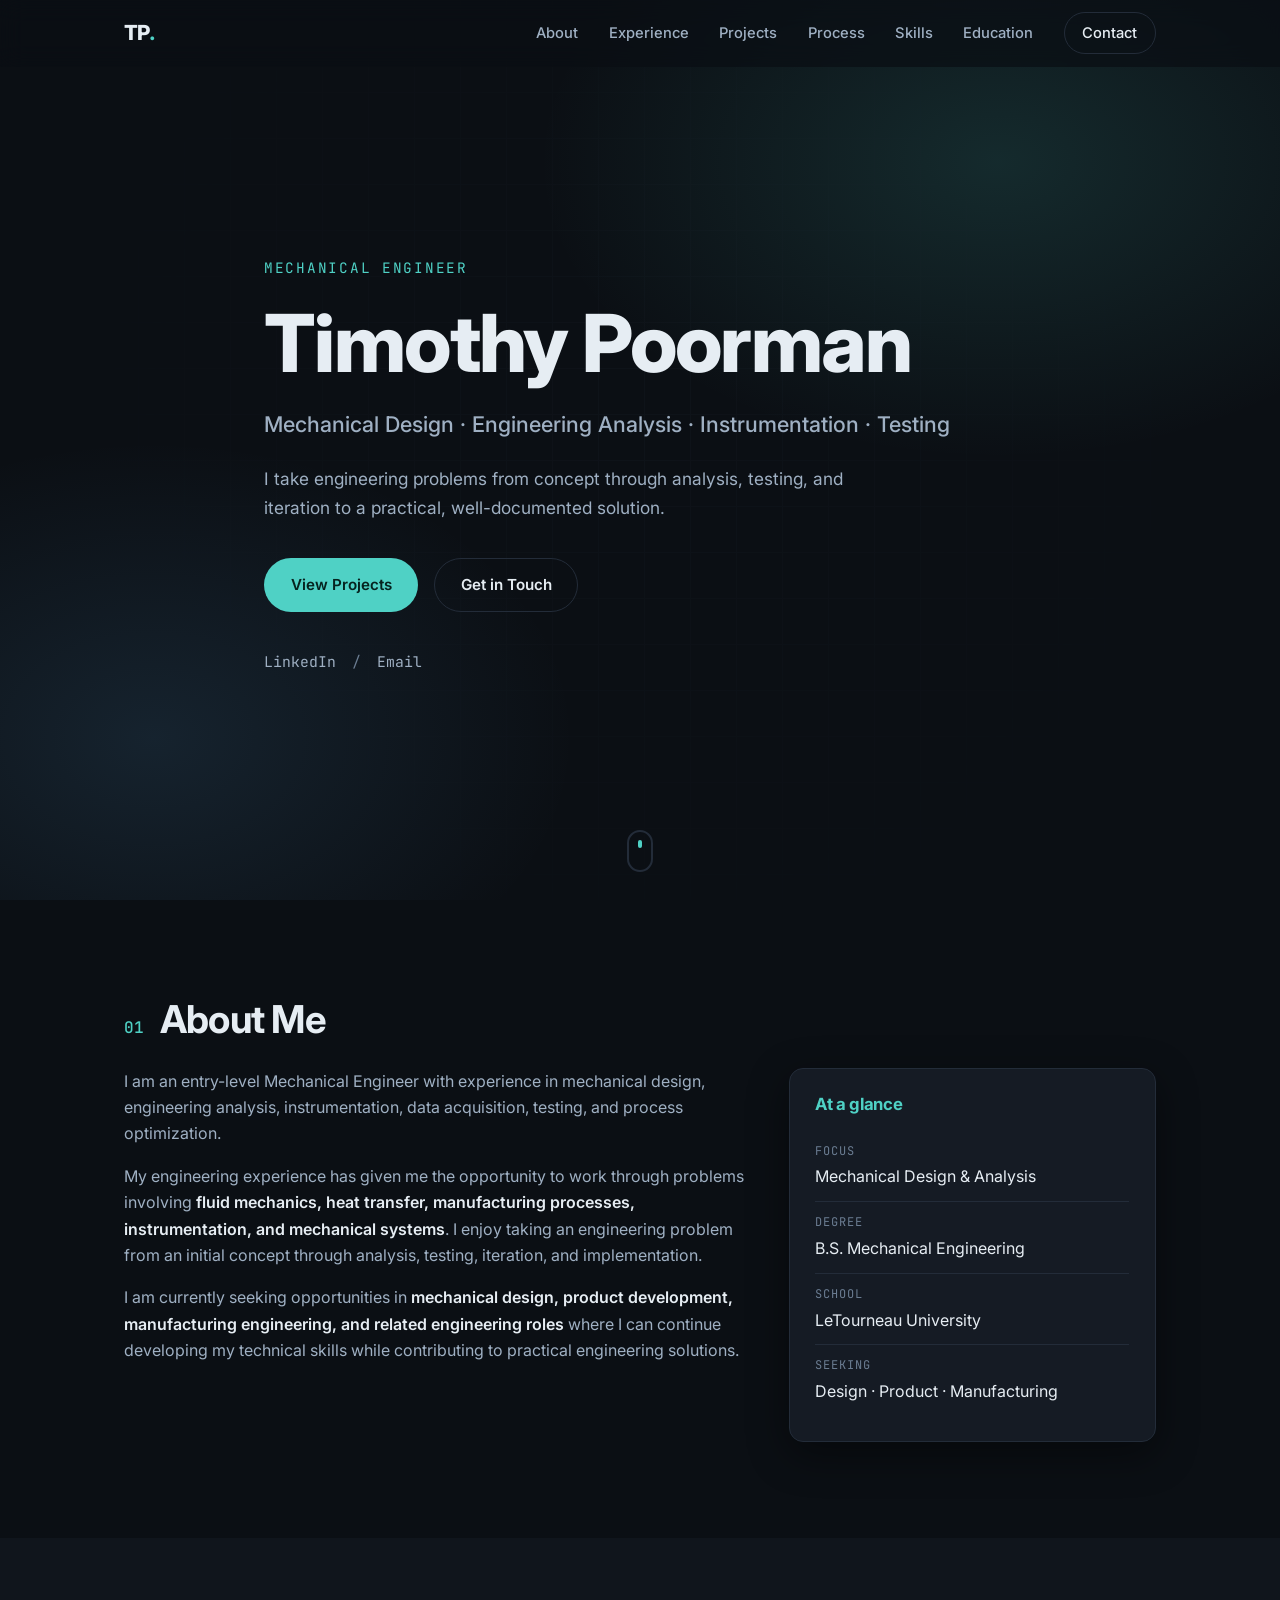
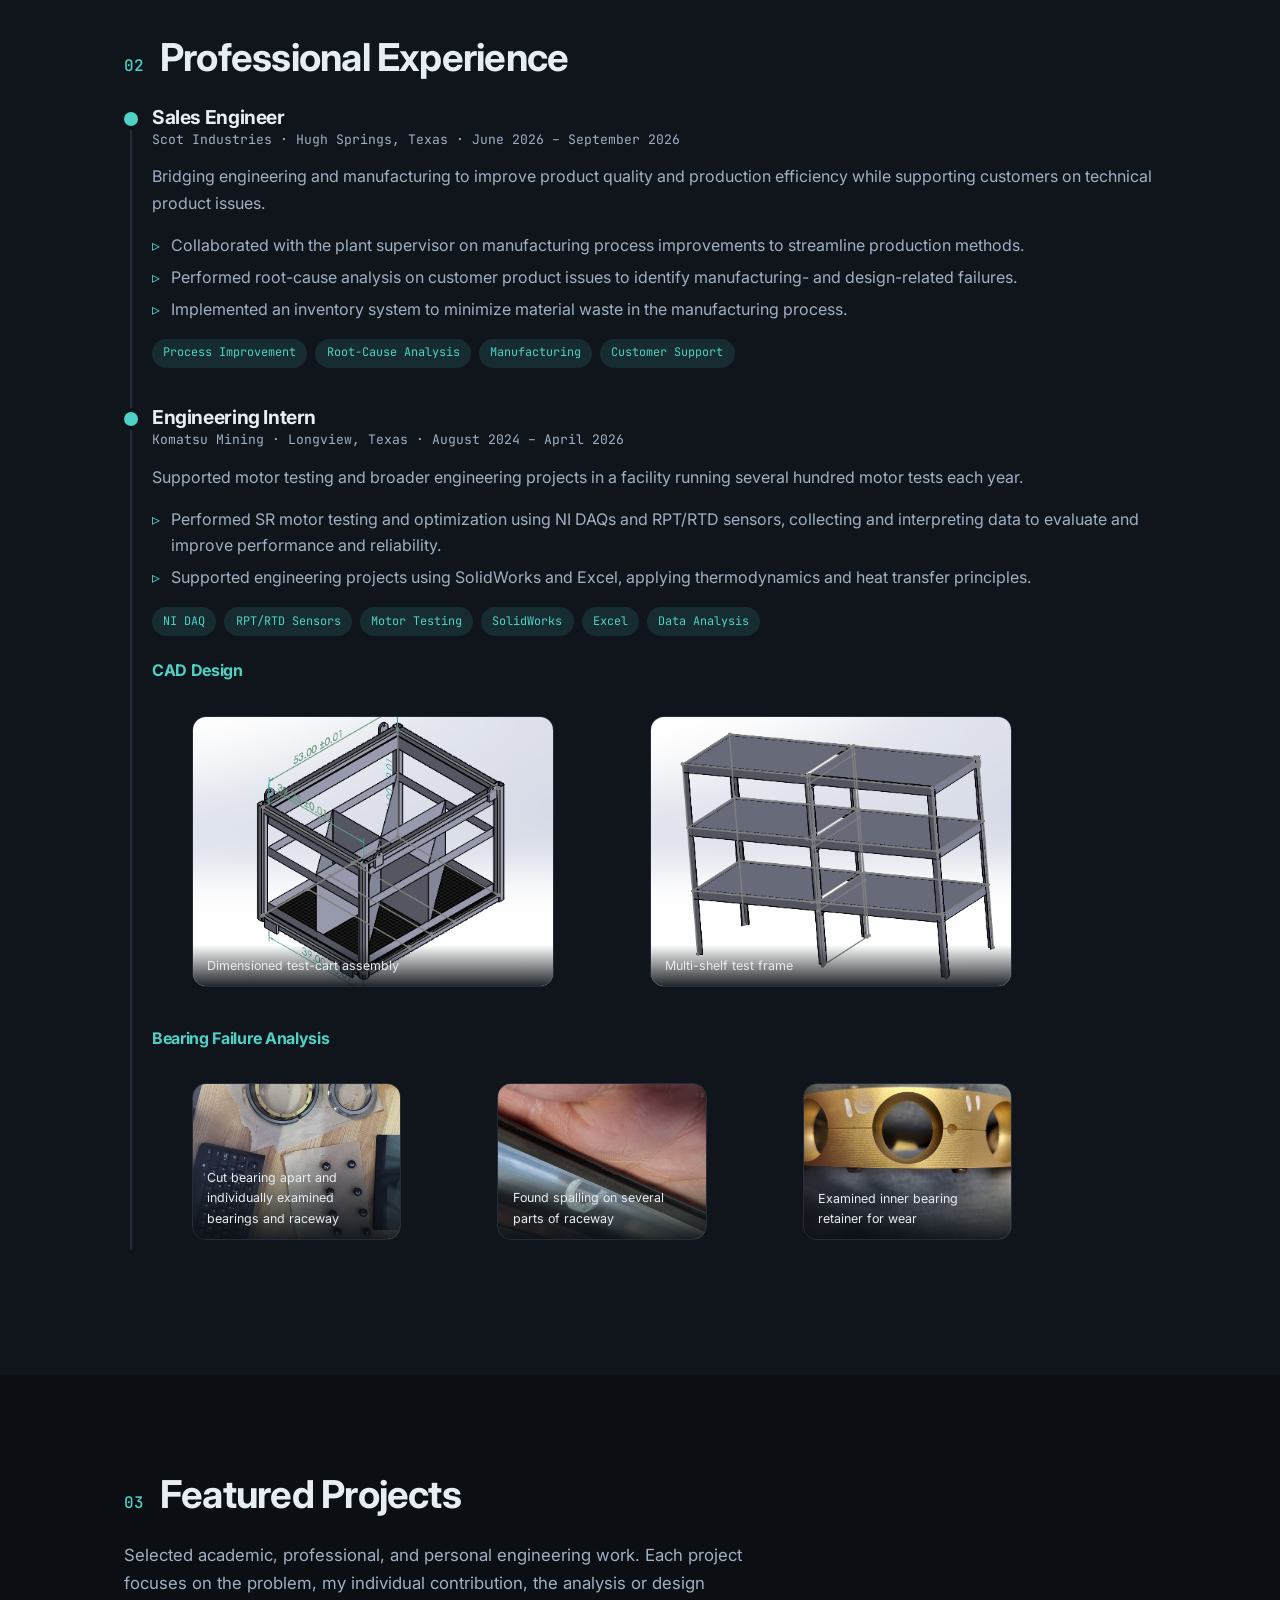
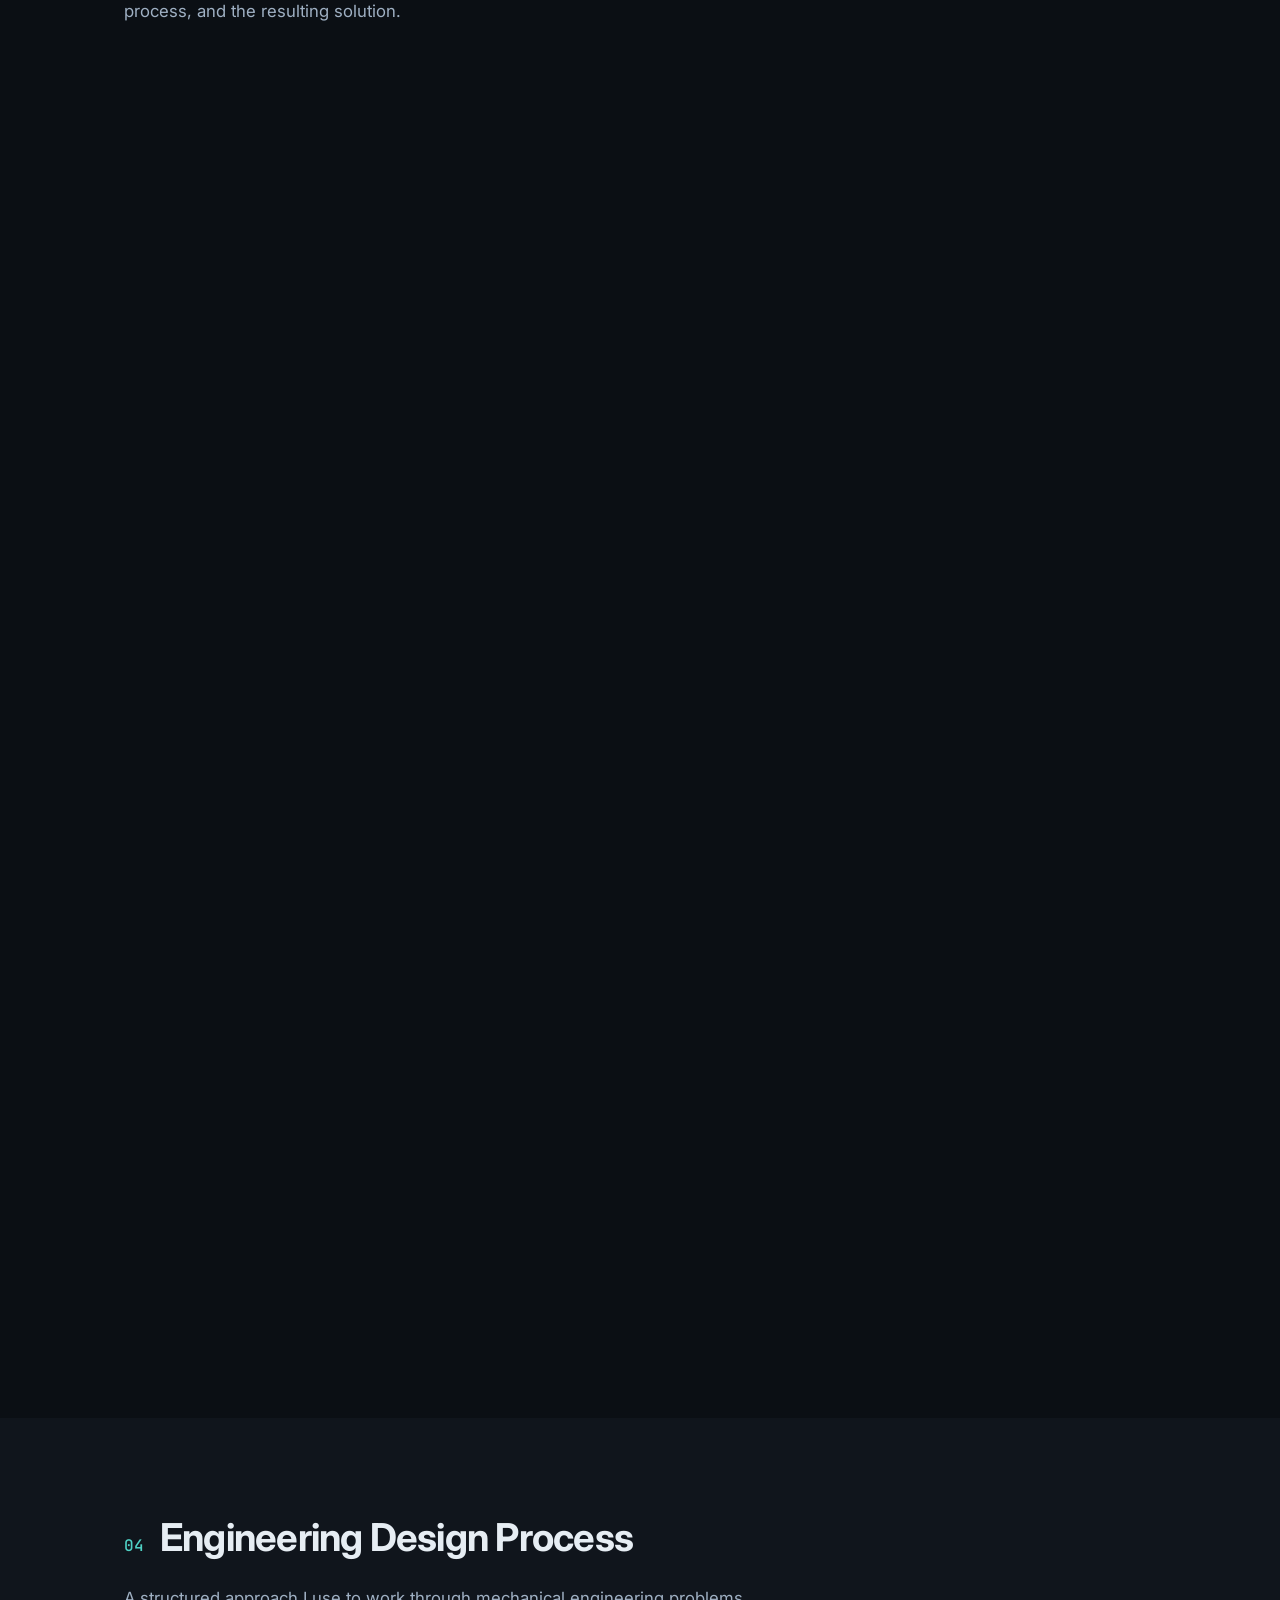
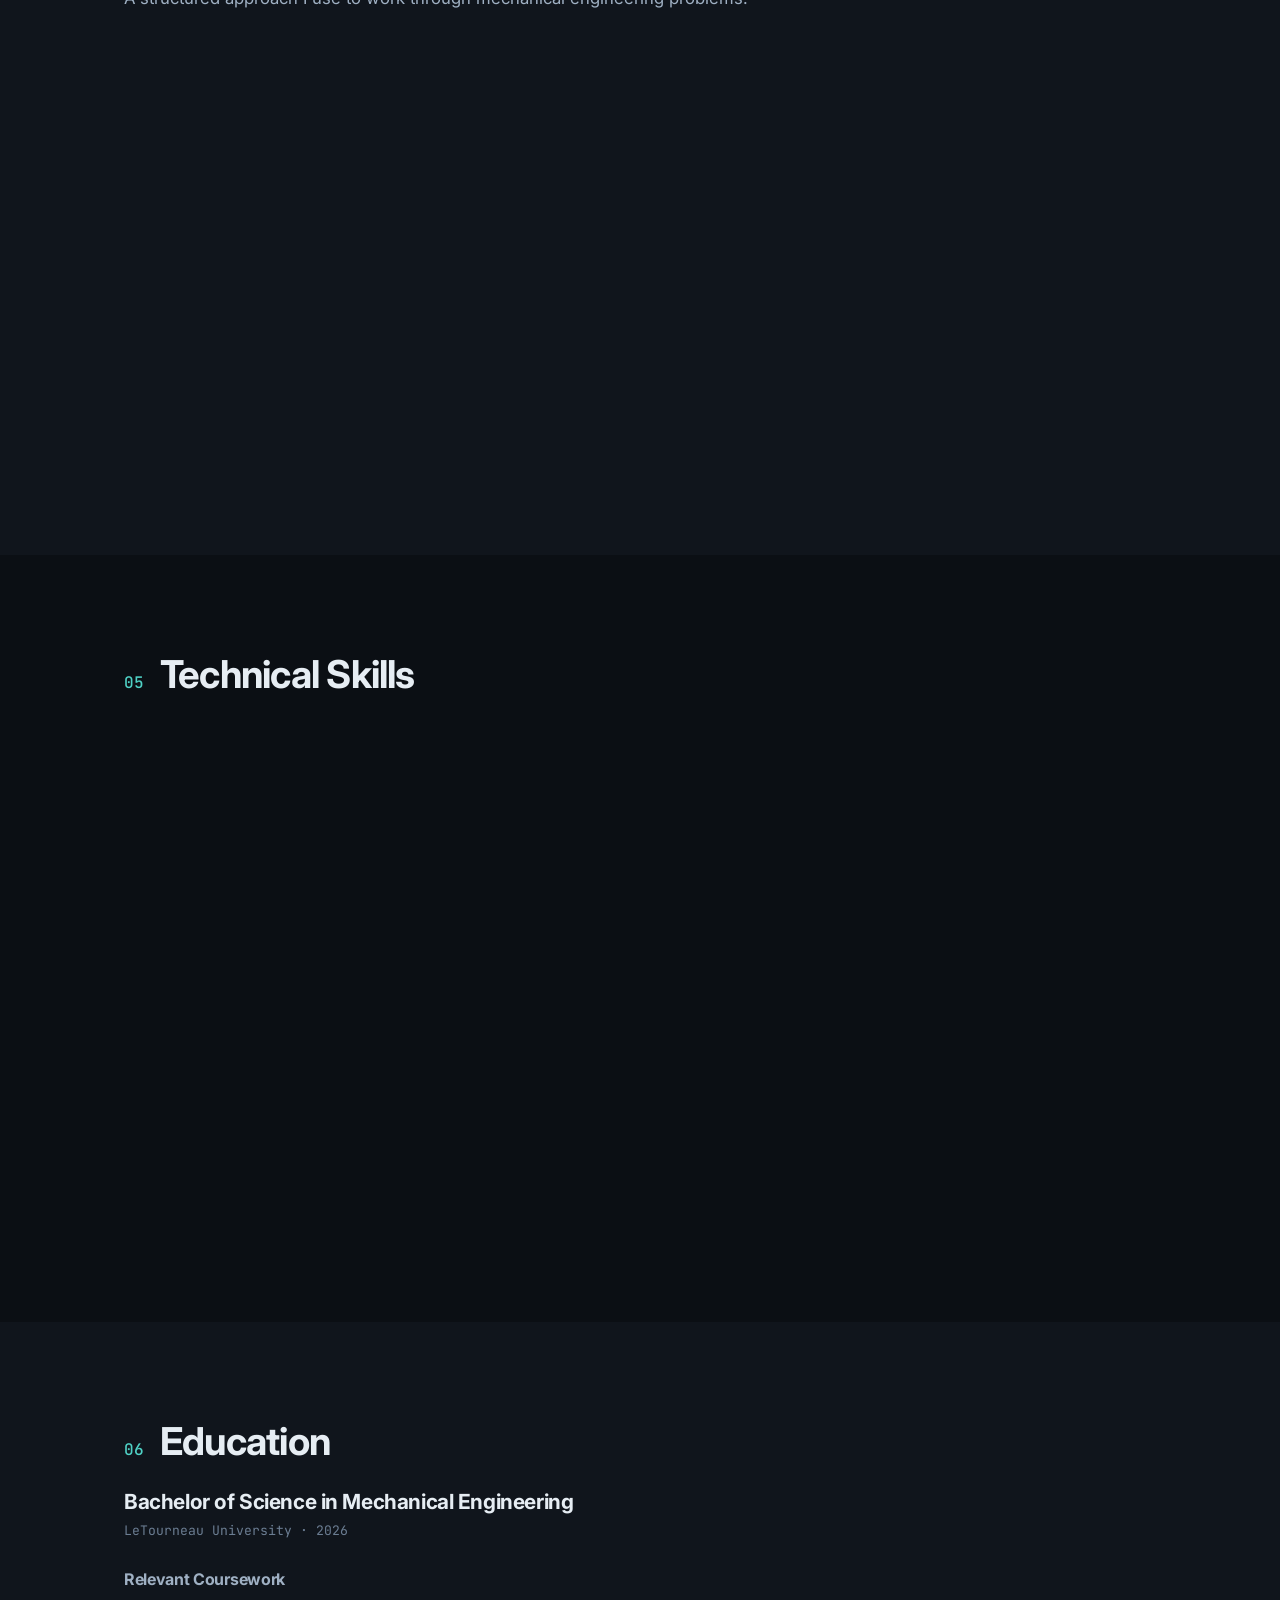
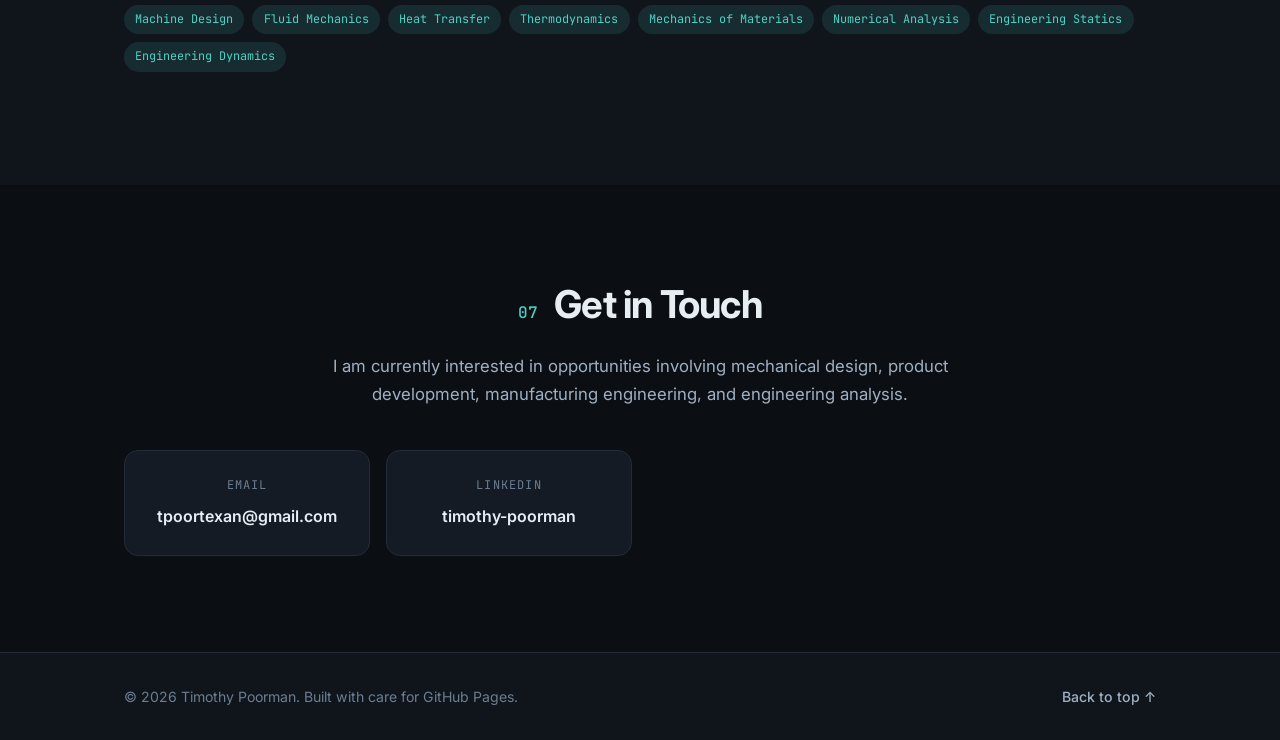
<file: index.html>
<!DOCTYPE html>
<html lang="en">
<head>
  <meta charset="UTF-8" />
  <meta name="viewport" content="width=device-width, initial-scale=1.0" />
  <meta name="description" content="Timothy Poorman — Mechanical Engineer specializing in mechanical design, engineering analysis, instrumentation, and testing." />
  <meta name="author" content="Timothy Poorman" />
  <title>Timothy Poorman — Mechanical Engineer</title>

  <!-- Open Graph / social preview -->
  <meta property="og:title" content="Timothy Poorman — Mechanical Engineer" />
  <meta property="og:description" content="Portfolio of mechanical design, engineering analysis, instrumentation, and testing work." />
  <meta property="og:type" content="website" />

  <link rel="preconnect" href="https://fonts.googleapis.com" />
  <link rel="preconnect" href="https://fonts.gstatic.com" crossorigin />
  <link href="https://fonts.googleapis.com/css2?family=Inter:wght@400;500;600;700;800&family=JetBrains+Mono:wght@400;500&display=swap" rel="stylesheet" />

  <link rel="stylesheet" href="assets/css/style.css" />
</head>
<body>
  <!-- ===== Navigation ===== -->
  <header class="nav" id="nav">
    <div class="nav__inner container">
      <a href="#top" class="nav__brand">TP<span class="nav__brand-dot">.</span></a>

      <button class="nav__toggle" id="navToggle" aria-label="Toggle navigation" aria-expanded="false">
        <span></span><span></span><span></span>
      </button>

      <nav class="nav__links" id="navLinks">
        <a href="#about">About</a>
        <a href="#experience">Experience</a>
        <a href="#projects">Projects</a>
        <a href="#process">Process</a>
        <a href="#skills">Skills</a>
        <a href="#education">Education</a>
        <a href="#contact" class="nav__cta">Contact</a>
      </nav>
    </div>
  </header>

  <!-- ===== Hero ===== -->
  <section class="hero" id="top">
    <div class="hero__bg" aria-hidden="true"></div>
    <div class="container hero__inner">
      <p class="hero__eyebrow">Mechanical Engineer</p>
      <h1 class="hero__title">Timothy Poorman</h1>
      <p class="hero__subtitle">
        Mechanical Design · Engineering Analysis · Instrumentation · Testing
      </p>
      <p class="hero__lead">
        I take engineering problems from concept through analysis, testing, and
        iteration to a practical, well-documented solution.
      </p>

      <div class="hero__actions">
        <a href="#projects" class="btn btn--primary">View Projects</a>
        <a href="#contact" class="btn btn--ghost">Get in Touch</a>
      </div>

      <div class="hero__links">
        <a href="https://www.linkedin.com/in/timothy-poorman-b9b6ba299/" target="_blank" rel="noopener" aria-label="LinkedIn">LinkedIn</a>
        <span class="hero__links-sep">/</span>
        <a href="mailto:tpoortexan@gmail.com" aria-label="Email">Email</a>
      </div>
    </div>

    <a href="#about" class="hero__scroll" aria-label="Scroll to about section">
      <span></span>
    </a>
  </section>

  <main>
    <!-- ===== About ===== -->
    <section class="section" id="about">
      <div class="container">
        <div class="section__head">
          <span class="section__index">01</span>
          <h2 class="section__title">About Me</h2>
        </div>
        <div class="about">
          <div class="about__body">
            <p>
              I am an entry-level Mechanical Engineer with experience in mechanical
              design, engineering analysis, instrumentation, data acquisition,
              testing, and process optimization.
            </p>
            <p>
              My engineering experience has given me the opportunity to work through
              problems involving <strong>fluid mechanics, heat transfer, manufacturing
              processes, instrumentation, and mechanical systems</strong>. I enjoy taking
              an engineering problem from an initial concept through analysis, testing,
              iteration, and implementation.
            </p>
            <p>
              I am currently seeking opportunities in <strong>mechanical design, product
              development, manufacturing engineering, and related engineering roles</strong>
              where I can continue developing my technical skills while contributing to
              practical engineering solutions.
            </p>
          </div>
          <aside class="about__card">
            <h3>At a glance</h3>
            <ul>
              <li><span>Focus</span>Mechanical Design &amp; Analysis</li>
              <li><span>Degree</span>B.S. Mechanical Engineering</li>
              <li><span>School</span>LeTourneau University</li>
              <li><span>Seeking</span>Design · Product · Manufacturing</li>
            </ul>
          </aside>
        </div>
      </div>
    </section>

    <!-- ===== Experience ===== -->
    <section class="section section--alt" id="experience">
      <div class="container">
        <div class="section__head">
          <span class="section__index">02</span>
          <h2 class="section__title">Professional Experience</h2>
        </div>

        <div class="timeline">
          <div class="timeline__item" id="job-scot">
            <div class="timeline__marker"></div>
            <div class="timeline__content">
              <h3>Sales Engineer</h3>
              <p class="timeline__meta">Scot Industries · Hugh Springs, Texas · June 2026 – September 2026</p>
              <p>Bridging engineering and manufacturing to improve product quality and production efficiency while supporting customers on technical product issues.</p>
              <ul>
                <li>Collaborated with the plant supervisor on manufacturing process improvements to streamline production methods.</li>
                <li>Performed root-cause analysis on customer product issues to identify manufacturing- and design-related failures.</li>
                <li>Implemented an inventory system to minimize material waste in the manufacturing process.</li>
              </ul>
              <div class="project__tags">
                <span data-tag="Process Improvement">Process Improvement</span><span data-tag="Root-Cause Analysis">Root-Cause Analysis</span><span data-tag="Manufacturing">Manufacturing</span><span data-tag="Customer Support">Customer Support</span>
              </div>
            </div>
          </div>

          <div class="timeline__item" id="job-komatsu">
            <div class="timeline__marker"></div>
            <div class="timeline__content">
              <h3>Engineering Intern</h3>
              <p class="timeline__meta">Komatsu Mining · Longview, Texas · August 2024 – April 2026</p>
              <p>Supported motor testing and broader engineering projects in a facility running several hundred motor tests each year.</p>
              <ul>
                <li>Performed SR motor testing and optimization using NI DAQs and RPT/RTD sensors, collecting and interpreting data to evaluate and improve performance and reliability.</li>
                <li>Supported engineering projects using SolidWorks and Excel, applying thermodynamics and heat transfer principles.</li>
              </ul>
              <div class="project__tags">
                <span data-tag="NI DAQ">NI DAQ</span><span data-tag="RPT/RTD Sensors">RPT/RTD Sensors</span><span data-tag="Motor Testing">Motor Testing</span><span data-tag="SolidWorks">SolidWorks</span><span data-tag="Excel">Excel</span><span data-tag="Data Analysis">Data Analysis</span>
              </div>

              <h4 class="timeline__showcase-title">CAD Design</h4>
              <div class="gallery">
                <figure class="gallery__item" data-full="assets/images/komatsu/komatsu-04.png">
                  <img src="assets/images/komatsu/komatsu-04.png" alt="SolidWorks CAD drawing of a dimensioned test-cart frame assembly" loading="lazy" />
                  <figcaption>Dimensioned test-cart assembly</figcaption>
                </figure>
                <figure class="gallery__item" data-full="assets/images/komatsu/komatsu-05.png">
                  <img src="assets/images/komatsu/komatsu-05.png" alt="SolidWorks CAD model of a multi-shelf test frame" loading="lazy" />
                  <figcaption>Multi-shelf test frame</figcaption>
                </figure>
              </div>

              <h4 class="timeline__showcase-title">Bearing Failure Analysis</h4>
              <div class="gallery">
                <figure class="gallery__item" data-full="assets/images/komatsu/komatsu-02.jpg">
                  <img src="assets/images/komatsu/komatsu-02.jpg" alt="Cut bearing apart and individually examined bearings and raceway" loading="lazy" />
                  <figcaption>Cut bearing apart and individually examined bearings and raceway</figcaption>
                </figure>
                <figure class="gallery__item" data-full="assets/images/komatsu/komatsu-01.jpg">
                  <img src="assets/images/komatsu/komatsu-01.jpg" alt="Found spalling on several parts of raceway" loading="lazy" />
                  <figcaption>Found spalling on several parts of raceway</figcaption>
                </figure>
                <figure class="gallery__item" data-full="assets/images/komatsu/komatsu-03.jpg">
                  <img src="assets/images/komatsu/komatsu-03.jpg" alt="Examined inner bearing retainer for wear" loading="lazy" />
                  <figcaption>Examined inner bearing retainer for wear</figcaption>
                </figure>
              </div>
            </div>
          </div>
        </div>
      </div>
    </section>

    <!-- ===== Projects ===== -->
    <section class="section" id="projects">
      <div class="container">
        <div class="section__head">
          <span class="section__index">03</span>
          <h2 class="section__title">Featured Projects</h2>
        </div>
        <p class="section__intro">
          Selected academic, professional, and personal engineering work. Each project
          focuses on the problem, my individual contribution, the analysis or design
          process, and the resulting solution.
        </p>

        <div class="projects">
          <!-- Project 1 -->
          <article class="project" id="proj-fluid">
            <div class="project__num">01</div>
            <div class="project__content">
              <h3 class="project__title">Fluid Laboratory Module — Senior Design</h3>
              <p class="project__meta">FLO — Fluid Lab Overhaul · Mechanical Engineering Team Member</p>
              <p class="project__desc">
                Overhaul and development of modules for a fluid mechanics laboratory,
                balancing engineering performance with student use, instructor
                requirements, manufacturability, and system operation. I researched
                head-loss behavior, compared honeycomb straighteners and tube bundles,
                and performed head-loss calculations using the Darcy-Weisbach and
                Hazen-Williams equations.
              </p>
              <div class="project__tags">
                <span data-tag="Fluid Mechanics">Fluid Mechanics</span><span data-tag="Engineering Calculations">Engineering Calculations</span><span data-tag="Mechanical Design">Mechanical Design</span><span data-tag="P&amp;ID">P&amp;ID</span><span data-tag="Design Iteration">Design Iteration</span>
              </div>
              <a href="projects/fluid-lab-overhaul.html" class="project__link">View full project →</a>
            </div>
          </article>

          <!-- Project 2 -->
          <article class="project" id="proj-thermal">
            <div class="project__num">02</div>
            <div class="project__content">
              <h3 class="project__title">Thermal Analysis &amp; Weld Optimization</h3>
              <p class="project__meta">Engineering Support · Heat Transfer &amp; Thermodynamics</p>
              <p class="project__desc">
                Supported an investigation into overheating of a temperature-sensitive
                component during welding. Used heat transfer and thermodynamics principles
                to approximate heat penetration, identify likely causes, and develop
                engineering-based recommendations for design and process changes.
              </p>
              <div class="project__tags">
                <span data-tag="Heat Transfer">Heat Transfer</span><span data-tag="Thermodynamics">Thermodynamics</span><span data-tag="Root-Cause Analysis">Root-Cause Analysis</span><span data-tag="Problem Solving">Problem Solving</span>
              </div>
              <a href="projects/thermal-weld-analysis.html" class="project__link">View full project →</a>
            </div>
          </article>

          <!-- Project 3 -->
          <article class="project" id="proj-joyal">
            <div class="project__num">03</div>
            <div class="project__content">
              <h3 class="project__title">Joyal Lug Fuser — Process Optimization</h3>
              <p class="project__meta">Engineering Support · Manufacturing &amp; Testing</p>
              <p class="project__desc">
                Improved the consistency and quality of fused lugs by evaluating process
                parameters and using test data to identify better operating conditions.
                Followed an iterative test-and-evaluate approach to optimize current and
                compression settings.
              </p>
              <div class="project__tags">
                <span data-tag="Manufacturing Engineering">Manufacturing Engineering</span><span data-tag="Process Optimization">Process Optimization</span><span data-tag="Experimental Testing">Experimental Testing</span><span data-tag="Data Analysis">Data Analysis</span>
              </div>
              <a href="projects/joyal-lug-fuser.html" class="project__link">View full project →</a>
            </div>
          </article>

          <!-- Project 4 -->
          <article class="project" id="proj-instrumentation">
            <div class="project__num">04</div>
            <div class="project__content">
              <h3 class="project__title">Instrumentation &amp; Data Acquisition</h3>
              <p class="project__meta">Instrumentation · Data Acquisition · Testing</p>
              <p class="project__desc">
                Worked with NI data acquisition hardware, RTD/RPT sensors, and motor
                alignment instrumentation. Used LabVIEW for acquisition and analysis and
                Excel to organize and interpret experimental data — building an
                understanding of measurement quality, repeatability, and interpretation.
              </p>
              <div class="project__tags">
                <span data-tag="NI DAQ">NI DAQ</span><span data-tag="LabVIEW">LabVIEW</span><span data-tag="RTD/RPT Sensors">RTD/RPT Sensors</span><span data-tag="Instrumentation">Instrumentation</span><span data-tag="Data Analysis">Data Analysis</span>
              </div>
              <a href="projects/instrumentation-data-acquisition.html" class="project__link">View full project →</a>
            </div>
          </article>
        </div>
      </div>
    </section>

    <!-- ===== Process ===== -->
    <section class="section section--alt" id="process">
      <div class="container">
        <div class="section__head">
          <span class="section__index">04</span>
          <h2 class="section__title">Engineering Design Process</h2>
        </div>
        <p class="section__intro">A structured approach I use to work through mechanical engineering problems.</p>

        <div class="process">
          <div class="process__step"><span class="process__num">01</span><h3>Define</h3><p>Understand the problem, requirements, constraints, and desired outcome.</p></div>
          <div class="process__step"><span class="process__num">02</span><h3>Research</h3><p>Identify relevant principles, standards, existing designs, materials, and processes.</p></div>
          <div class="process__step"><span class="process__num">03</span><h3>Develop</h3><p>Generate concepts and identify practical design alternatives.</p></div>
          <div class="process__step"><span class="process__num">04</span><h3>Analyze</h3><p>Use calculations, modeling, simulation, or data to evaluate the solution.</p></div>
          <div class="process__step"><span class="process__num">05</span><h3>Design</h3><p>Develop the design considering performance, manufacturability, cost, and usability.</p></div>
          <div class="process__step"><span class="process__num">06</span><h3>Test</h3><p>Use physical testing and measured data to validate assumptions and performance.</p></div>
          <div class="process__step"><span class="process__num">07</span><h3>Iterate</h3><p>Identify deficiencies and refine the design based on engineering evidence.</p></div>
          <div class="process__step"><span class="process__num">08</span><h3>Document</h3><p>Communicate decisions through drawings, calculations, reports, and diagrams.</p></div>
        </div>
      </div>
    </section>

    <!-- ===== Skills ===== -->
    <section class="section" id="skills">
      <div class="container">
        <div class="section__head">
          <span class="section__index">05</span>
          <h2 class="section__title">Technical Skills</h2>
        </div>

        <div class="skills">
          <div class="skills__group">
            <h3>Mechanical Engineering</h3>
            <ul>
              <li><a class="skill" href="#proj-fluid" data-highlight="Mechanical Design">Mechanical Design</a></li><li><a class="skill" href="#proj-thermal" data-highlight="Root-Cause Analysis">Engineering Analysis</a></li><li><a class="skill" href="#proj-fluid" data-highlight="Mechanical Design">Machine Design</a></li>
              <li><a class="skill" href="#proj-fluid" data-highlight="Fluid Mechanics">Fluid Mechanics</a></li><li><a class="skill" href="#proj-thermal" data-highlight="Heat Transfer">Heat Transfer</a></li><li><a class="skill" href="#proj-thermal" data-highlight="Thermodynamics">Thermodynamics</a></li>
              <li><a class="skill" href="#education" data-highlight="Mechanics of Materials">Mechanics of Materials</a></li><li><a class="skill" href="#job-scot" data-highlight="Root-Cause Analysis">Root-Cause Analysis</a></li><li><a class="skill" href="#proj-joyal" data-highlight="Process Optimization">Design Optimization</a></li>
            </ul>
          </div>
          <div class="skills__group">
            <h3>Design &amp; Manufacturing</h3>
            <ul>
              <li><a class="skill" href="#job-komatsu" data-highlight="SolidWorks">Mechanical Components</a></li><li><a class="skill" href="#job-komatsu" data-highlight="SolidWorks">Assemblies</a></li><li><a class="skill" href="#proj-fluid" data-highlight="P&amp;ID">Engineering Drawings</a></li>
              <li><a class="skill" href="#job-scot" data-highlight="Manufacturing">Manufacturing Processes</a></li><li><a class="skill" href="#job-scot" data-highlight="Process Improvement">Process Improvement</a></li>
              <li><a class="skill" href="#proj-joyal" data-highlight="Manufacturing Engineering">Design for Manufacturability</a></li><li><a class="skill" href="#proj-instrumentation" data-highlight="Instrumentation">Testing &amp; Validation</a></li>
            </ul>
          </div>
          <div class="skills__group">
            <h3>Instrumentation &amp; Testing</h3>
            <ul>
              <li><a class="skill" href="#proj-instrumentation" data-highlight="NI DAQ">NI Data Acquisition</a></li><li><a class="skill" href="#proj-instrumentation" data-highlight="RTD/RPT Sensors">RTD/RPT Sensors</a></li><li><a class="skill" href="#proj-instrumentation" data-highlight="Instrumentation">Motor Alignment</a></li>
              <li><a class="skill" href="#proj-joyal" data-highlight="Experimental Testing">Experimental Testing</a></li><li><a class="skill" href="#proj-instrumentation" data-highlight="NI DAQ">Data Acquisition</a></li><li><a class="skill" href="#proj-instrumentation" data-highlight="Data Analysis">Data Analysis</a></li>
            </ul>
          </div>
          <div class="skills__group">
            <h3>Software</h3>
            <ul>
              <li><a class="skill" href="#proj-instrumentation" data-highlight="LabVIEW">LabVIEW</a></li><li><a class="skill" href="#job-komatsu" data-highlight="Excel">Microsoft Excel</a></li><li><a class="skill" href="#job-komatsu" data-highlight="SolidWorks">SolidWorks</a></li>
            </ul>
          </div>
        </div>
      </div>
    </section>

    <!-- ===== Education ===== -->
    <section class="section section--alt" id="education">
      <div class="container">
        <div class="section__head">
          <span class="section__index">06</span>
          <h2 class="section__title">Education</h2>
        </div>

        <div class="education">
          <div class="education__degree">
            <h3>Bachelor of Science in Mechanical Engineering</h3>
            <p class="timeline__meta">LeTourneau University · 2026</p>
          </div>
          <div class="education__course">
            <h4>Relevant Coursework</h4>
            <div class="project__tags">
              <span>Machine Design</span><span>Fluid Mechanics</span><span>Heat Transfer</span>
              <span>Thermodynamics</span><span>Mechanics of Materials</span><span>Numerical Analysis</span>
              <span>Engineering Statics</span><span>Engineering Dynamics</span>
            </div>
          </div>
        </div>
      </div>
    </section>

    <!-- ===== Contact ===== -->
    <section class="section section--contact" id="contact">
      <div class="container">
        <div class="section__head">
          <span class="section__index">07</span>
          <h2 class="section__title">Get in Touch</h2>
        </div>
        <p class="section__intro">
          I am currently interested in opportunities involving mechanical design,
          product development, manufacturing engineering, and engineering analysis.
        </p>

        <div class="contact">
          <a class="contact__card" href="mailto:tpoortexan@gmail.com">
            <span class="contact__label">Email</span>
            <span class="contact__value">tpoortexan@gmail.com</span>
          </a>
          <a class="contact__card" href="https://www.linkedin.com/in/timothy-poorman-b9b6ba299/" target="_blank" rel="noopener">
            <span class="contact__label">LinkedIn</span>
            <span class="contact__value">timothy-poorman</span>
          </a>
        </div>
      </div>
    </section>
  </main>

  <footer class="footer">
    <div class="container footer__inner">
      <p>© <span id="year"></span> Timothy Poorman. Built with care for GitHub Pages.</p>
      <a href="#top" class="footer__top">Back to top ↑</a>
    </div>
  </footer>

  <script src="assets/js/main.js"></script>
  <script src="assets/js/gallery.js"></script>
</body>
</html>
</file>
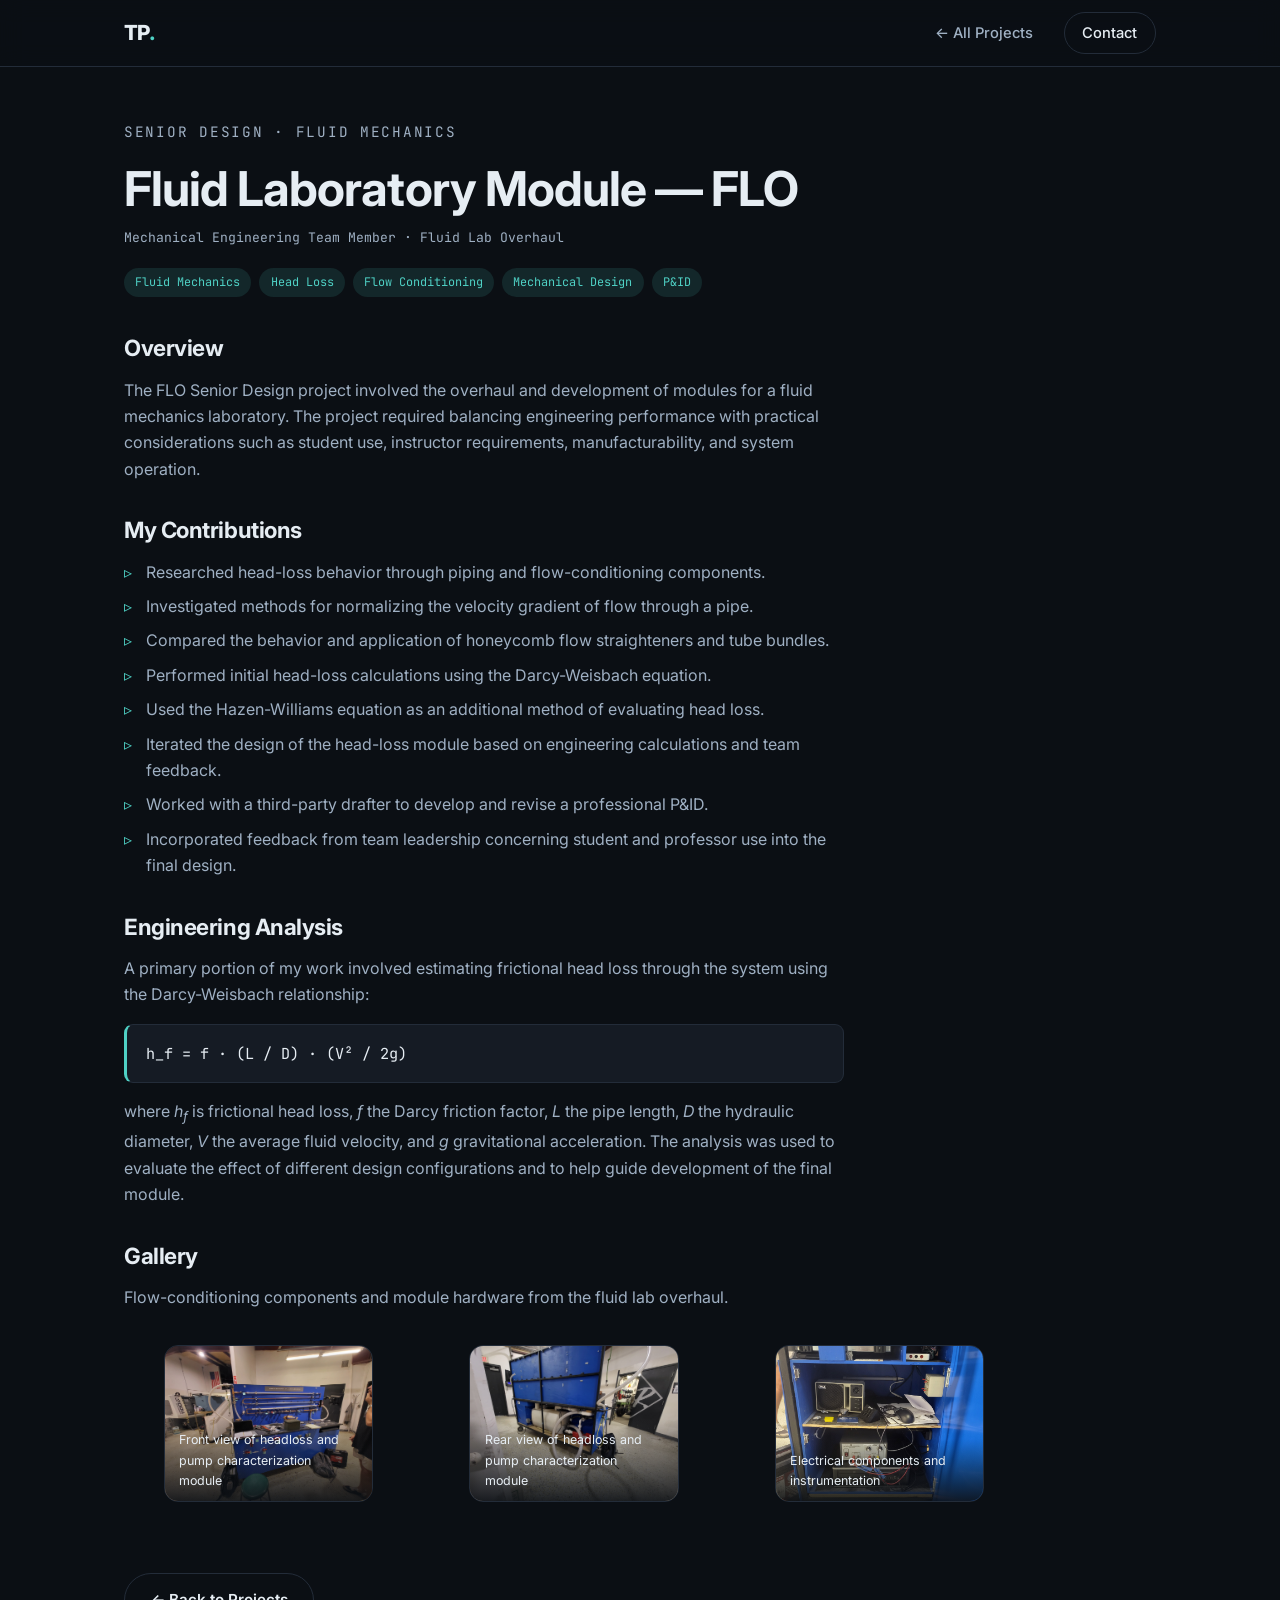
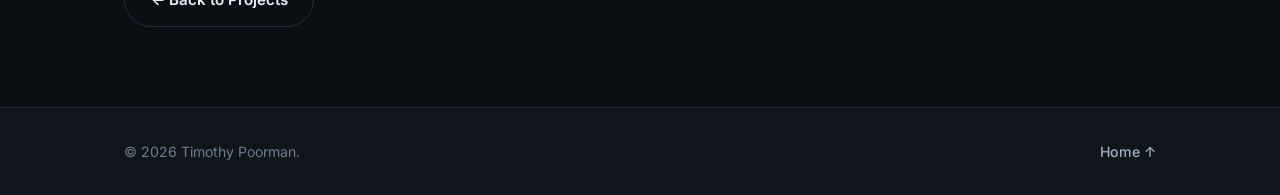
<file: projects/fluid-lab-overhaul.html>
<!DOCTYPE html>
<html lang="en">
<head>
  <meta charset="UTF-8" />
  <meta name="viewport" content="width=device-width, initial-scale=1.0" />
  <title>Fluid Laboratory Module — Timothy Poorman</title>
  <link rel="preconnect" href="https://fonts.googleapis.com" />
  <link rel="preconnect" href="https://fonts.gstatic.com" crossorigin />
  <link href="https://fonts.googleapis.com/css2?family=Inter:wght@400;500;600;700;800&family=JetBrains+Mono:wght@400;500&display=swap" rel="stylesheet" />
  <link rel="stylesheet" href="../assets/css/style.css" />
</head>
<body>
  <header class="nav is-scrolled" id="nav">
    <div class="nav__inner container">
      <a href="../index.html" class="nav__brand">TP<span class="nav__brand-dot">.</span></a>
      <nav class="nav__links">
        <a href="../index.html#projects">← All Projects</a>
        <a href="../index.html#contact" class="nav__cta">Contact</a>
      </nav>
    </div>
  </header>

  <article class="project-page">
    <div class="container">
      <p class="hero__eyebrow">Senior Design · Fluid Mechanics</p>
      <h1 class="project-page__title">Fluid Laboratory Module — FLO</h1>
      <p class="project__meta">Mechanical Engineering Team Member · Fluid Lab Overhaul</p>

      <div class="project__tags">
        <span>Fluid Mechanics</span><span>Head Loss</span><span>Flow Conditioning</span><span>Mechanical Design</span><span>P&amp;ID</span>
      </div>

      <h2>Overview</h2>
      <p>The FLO Senior Design project involved the overhaul and development of modules for a fluid mechanics laboratory. The project required balancing engineering performance with practical considerations such as student use, instructor requirements, manufacturability, and system operation.</p>

      <h2>My Contributions</h2>
      <ul class="doc-list">
        <li>Researched head-loss behavior through piping and flow-conditioning components.</li>
        <li>Investigated methods for normalizing the velocity gradient of flow through a pipe.</li>
        <li>Compared the behavior and application of honeycomb flow straighteners and tube bundles.</li>
        <li>Performed initial head-loss calculations using the Darcy-Weisbach equation.</li>
        <li>Used the Hazen-Williams equation as an additional method of evaluating head loss.</li>
        <li>Iterated the design of the head-loss module based on engineering calculations and team feedback.</li>
        <li>Worked with a third-party drafter to develop and revise a professional P&amp;ID.</li>
        <li>Incorporated feedback from team leadership concerning student and professor use into the final design.</li>
      </ul>

      <h2>Engineering Analysis</h2>
      <p>A primary portion of my work involved estimating frictional head loss through the system using the Darcy-Weisbach relationship:</p>
      <pre class="formula">h_f = f · (L / D) · (V² / 2g)</pre>
      <p>where <em>h<sub>f</sub></em> is frictional head loss, <em>f</em> the Darcy friction factor, <em>L</em> the pipe length, <em>D</em> the hydraulic diameter, <em>V</em> the average fluid velocity, and <em>g</em> gravitational acceleration. The analysis was used to evaluate the effect of different design configurations and to help guide development of the final module.</p>

      <h2>Gallery</h2>
      <p>Flow-conditioning components and module hardware from the fluid lab overhaul.</p>
      <div class="gallery">
        <figure class="gallery__item" data-full="../assets/images/senior-design/flo-03.jpg">
          <img src="../assets/images/senior-design/flo-03.jpg" alt="Front view of head loss and pump characterization module" loading="lazy" />
          <figcaption>Front view of headloss and pump characterization module</figcaption>
        </figure>
        <figure class="gallery__item" data-full="../assets/images/senior-design/flo-02.jpg">
          <img src="../assets/images/senior-design/flo-02.jpg" alt="Rear view of head loss and pump characterization module" loading="lazy" />
          <figcaption>Rear view of headloss and pump characterization module</figcaption>
        </figure>
        <figure class="gallery__item" data-full="../assets/images/senior-design/flo-01.jpg">
          <img src="../assets/images/senior-design/flo-01.jpg" alt="Electrical components and instrumentation" loading="lazy" />
          <figcaption>Electrical components and instrumentation</figcaption>
        </figure>
      </div>

      <a href="../index.html#projects" class="btn btn--ghost" style="margin-top:2rem;">← Back to Projects</a>
    </div>
  </article>

  <footer class="footer">
    <div class="container footer__inner">
      <p>© <span class="year"></span> Timothy Poorman.</p>
      <a href="../index.html#top" class="footer__top">Home ↑</a>
    </div>
  </footer>
  <script>document.querySelectorAll('.year').forEach(e=>e.textContent=new Date().getFullYear());</script>
  <script src="../assets/js/gallery.js"></script>
</body>
</html>
</file>
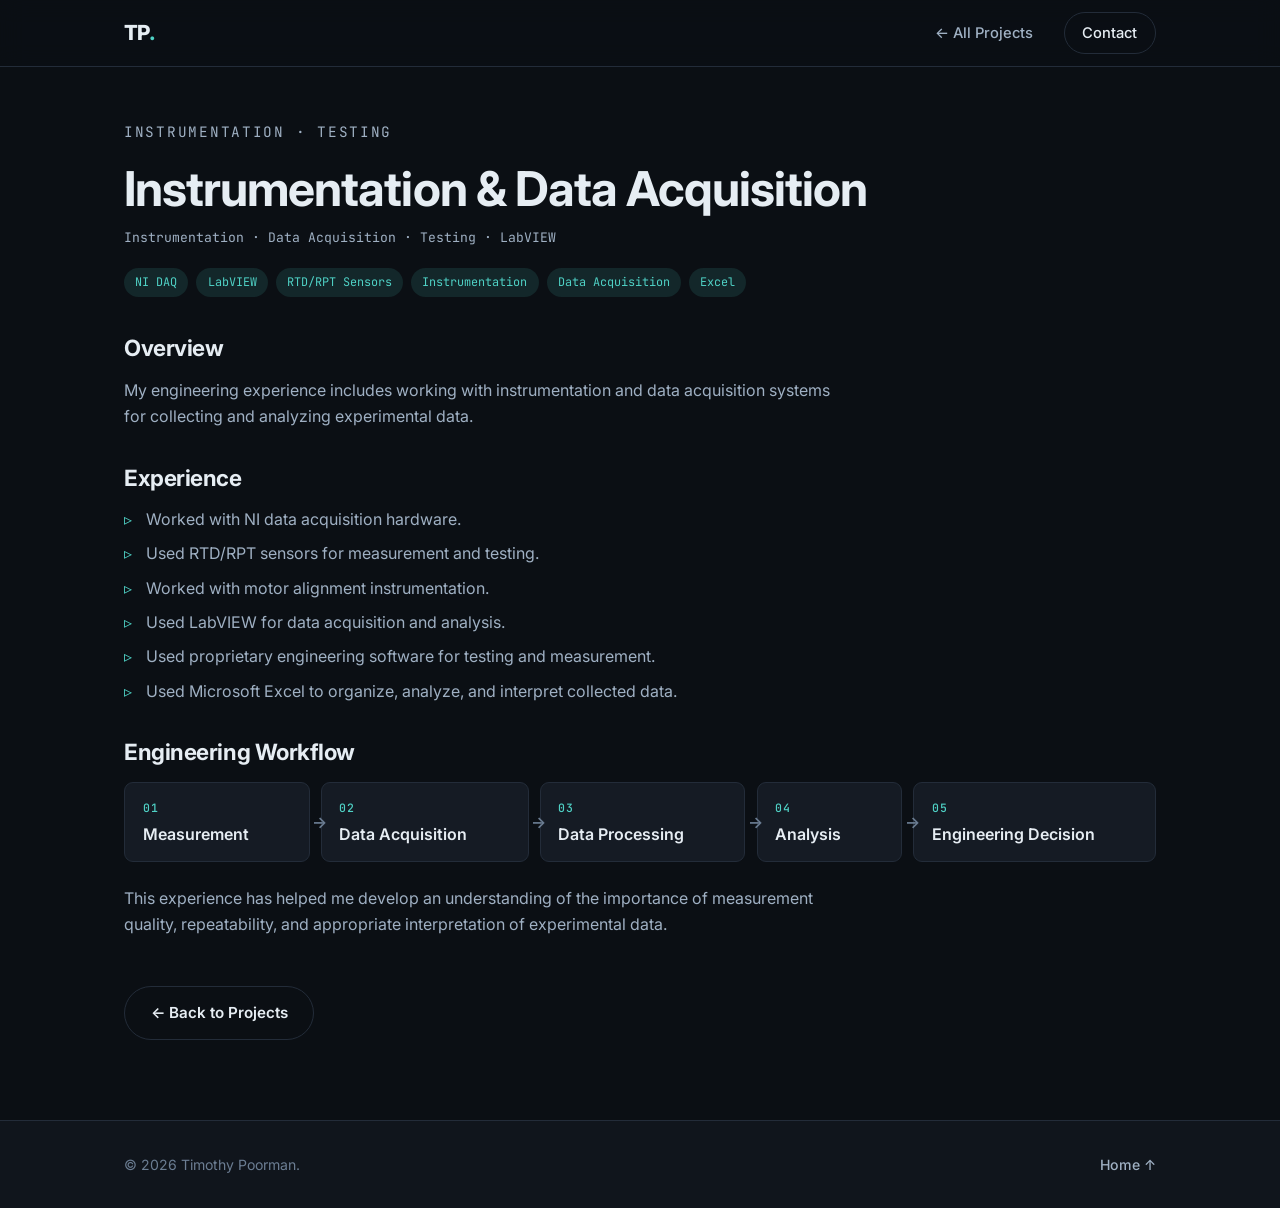
<file: projects/instrumentation-data-acquisition.html>
<!DOCTYPE html>
<html lang="en">
<head>
  <meta charset="UTF-8" />
  <meta name="viewport" content="width=device-width, initial-scale=1.0" />
  <title>Instrumentation &amp; Data Acquisition — Timothy Poorman</title>
  <link rel="preconnect" href="https://fonts.googleapis.com" />
  <link rel="preconnect" href="https://fonts.gstatic.com" crossorigin />
  <link href="https://fonts.googleapis.com/css2?family=Inter:wght@400;500;600;700;800&family=JetBrains+Mono:wght@400;500&display=swap" rel="stylesheet" />
  <link rel="stylesheet" href="../assets/css/style.css" />
</head>
<body>
  <header class="nav is-scrolled" id="nav">
    <div class="nav__inner container">
      <a href="../index.html" class="nav__brand">TP<span class="nav__brand-dot">.</span></a>
      <nav class="nav__links">
        <a href="../index.html#projects">← All Projects</a>
        <a href="../index.html#contact" class="nav__cta">Contact</a>
      </nav>
    </div>
  </header>

  <article class="project-page">
    <div class="container">
      <p class="hero__eyebrow">Instrumentation · Testing</p>
      <h1 class="project-page__title">Instrumentation &amp; Data Acquisition</h1>
      <p class="project__meta">Instrumentation · Data Acquisition · Testing · LabVIEW</p>

      <div class="project__tags">
        <span>NI DAQ</span><span>LabVIEW</span><span>RTD/RPT Sensors</span><span>Instrumentation</span><span>Data Acquisition</span><span>Excel</span>
      </div>

      <h2>Overview</h2>
      <p>My engineering experience includes working with instrumentation and data acquisition systems for collecting and analyzing experimental data.</p>

      <h2>Experience</h2>
      <ul class="doc-list">
        <li>Worked with NI data acquisition hardware.</li>
        <li>Used RTD/RPT sensors for measurement and testing.</li>
        <li>Worked with motor alignment instrumentation.</li>
        <li>Used LabVIEW for data acquisition and analysis.</li>
        <li>Used proprietary engineering software for testing and measurement.</li>
        <li>Used Microsoft Excel to organize, analyze, and interpret collected data.</li>
      </ul>

      <h2>Engineering Workflow</h2>
      <ol class="flow" aria-label="Engineering workflow steps">
        <li class="flow__step"><span class="flow__num">01</span>Measurement</li>
        <li class="flow__step"><span class="flow__num">02</span>Data Acquisition</li>
        <li class="flow__step"><span class="flow__num">03</span>Data Processing</li>
        <li class="flow__step"><span class="flow__num">04</span>Analysis</li>
        <li class="flow__step"><span class="flow__num">05</span>Engineering Decision</li>
      </ol>
      <p>This experience has helped me develop an understanding of the importance of measurement quality, repeatability, and appropriate interpretation of experimental data.</p>

      <a href="../index.html#projects" class="btn btn--ghost" style="margin-top:2rem;">← Back to Projects</a>
    </div>
  </article>

  <footer class="footer">
    <div class="container footer__inner">
      <p>© <span class="year"></span> Timothy Poorman.</p>
      <a href="../index.html#top" class="footer__top">Home ↑</a>
    </div>
  </footer>
  <script>document.querySelectorAll('.year').forEach(e=>e.textContent=new Date().getFullYear());</script>
</body>
</html>
</file>
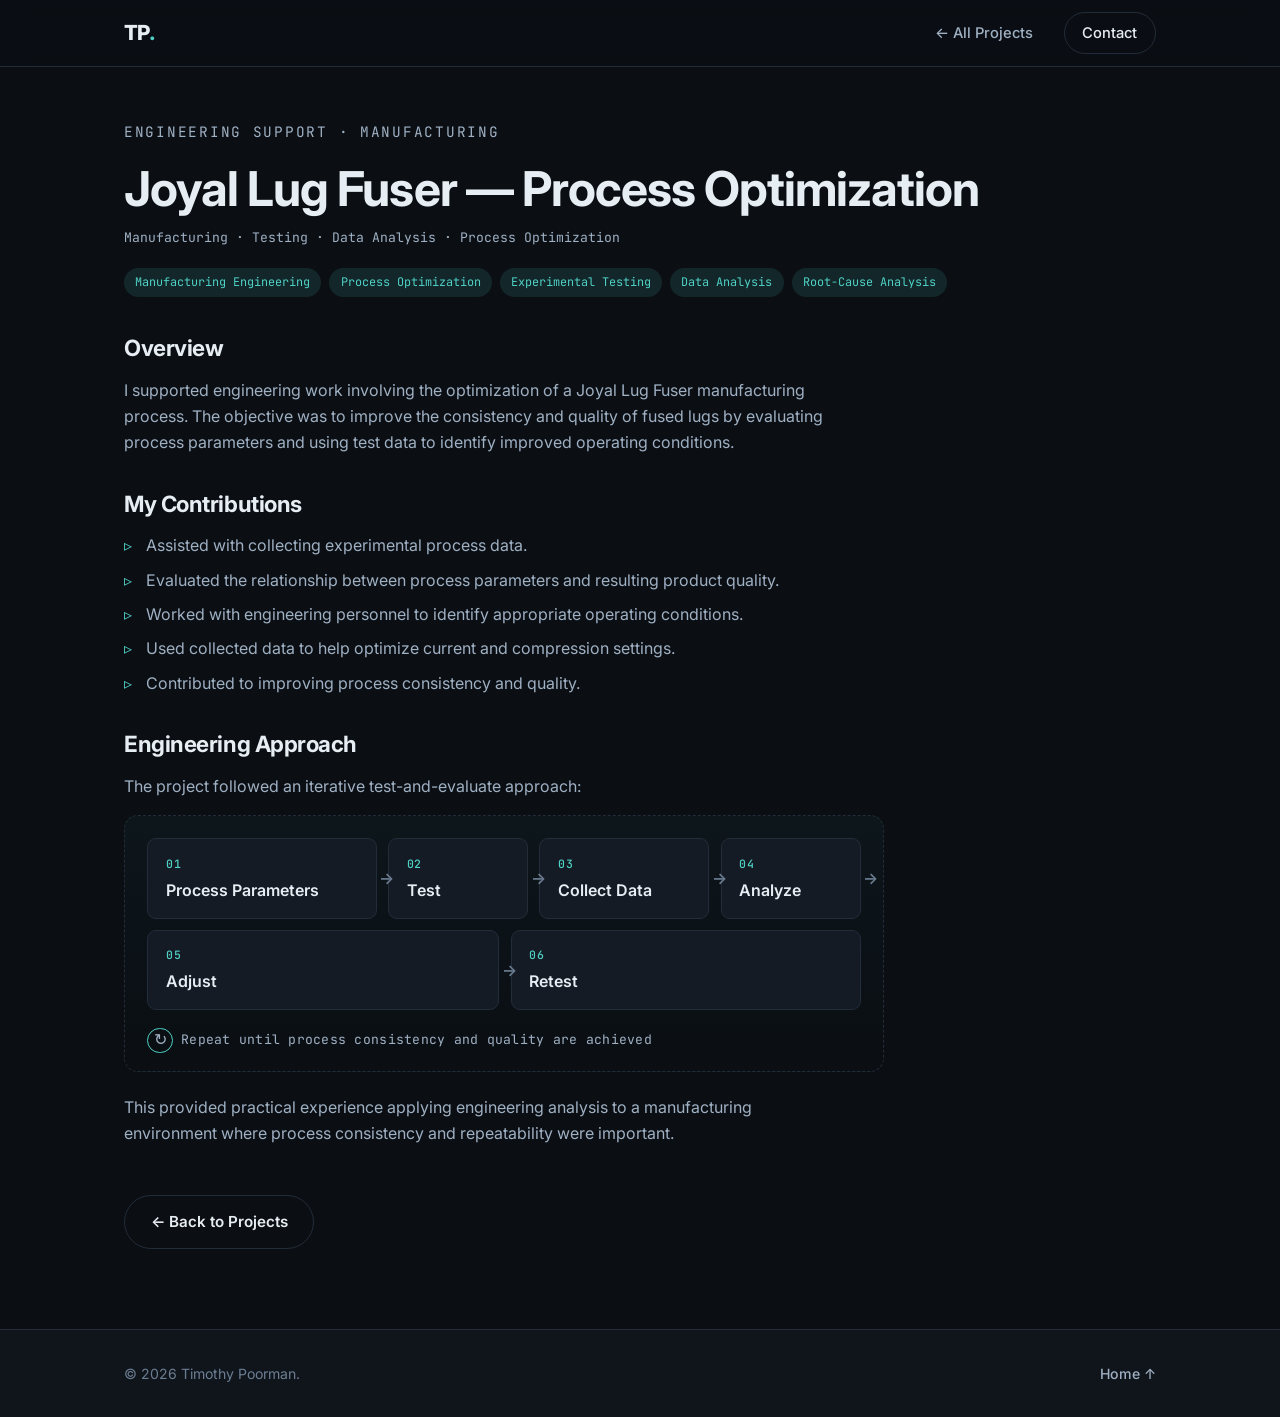
<file: projects/joyal-lug-fuser.html>
<!DOCTYPE html>
<html lang="en">
<head>
  <meta charset="UTF-8" />
  <meta name="viewport" content="width=device-width, initial-scale=1.0" />
  <title>Joyal Lug Fuser — Timothy Poorman</title>
  <link rel="preconnect" href="https://fonts.googleapis.com" />
  <link rel="preconnect" href="https://fonts.gstatic.com" crossorigin />
  <link href="https://fonts.googleapis.com/css2?family=Inter:wght@400;500;600;700;800&family=JetBrains+Mono:wght@400;500&display=swap" rel="stylesheet" />
  <link rel="stylesheet" href="../assets/css/style.css" />
</head>
<body>
  <header class="nav is-scrolled" id="nav">
    <div class="nav__inner container">
      <a href="../index.html" class="nav__brand">TP<span class="nav__brand-dot">.</span></a>
      <nav class="nav__links">
        <a href="../index.html#projects">← All Projects</a>
        <a href="../index.html#contact" class="nav__cta">Contact</a>
      </nav>
    </div>
  </header>

  <article class="project-page">
    <div class="container">
      <p class="hero__eyebrow">Engineering Support · Manufacturing</p>
      <h1 class="project-page__title">Joyal Lug Fuser — Process Optimization</h1>
      <p class="project__meta">Manufacturing · Testing · Data Analysis · Process Optimization</p>

      <div class="project__tags">
        <span>Manufacturing Engineering</span><span>Process Optimization</span><span>Experimental Testing</span><span>Data Analysis</span><span>Root-Cause Analysis</span>
      </div>

      <h2>Overview</h2>
      <p>I supported engineering work involving the optimization of a Joyal Lug Fuser manufacturing process. The objective was to improve the consistency and quality of fused lugs by evaluating process parameters and using test data to identify improved operating conditions.</p>

      <h2>My Contributions</h2>
      <ul class="doc-list">
        <li>Assisted with collecting experimental process data.</li>
        <li>Evaluated the relationship between process parameters and resulting product quality.</li>
        <li>Worked with engineering personnel to identify appropriate operating conditions.</li>
        <li>Used collected data to help optimize current and compression settings.</li>
        <li>Contributed to improving process consistency and quality.</li>
      </ul>

      <h2>Engineering Approach</h2>
      <p>The project followed an iterative test-and-evaluate approach:</p>
      <div class="flow-loop">
        <ol class="flow" aria-label="Iterative test-and-evaluate process">
          <li class="flow__step"><span class="flow__num">01</span>Process Parameters</li>
          <li class="flow__step"><span class="flow__num">02</span>Test</li>
          <li class="flow__step"><span class="flow__num">03</span>Collect Data</li>
          <li class="flow__step"><span class="flow__num">04</span>Analyze</li>
          <li class="flow__step"><span class="flow__num">05</span>Adjust</li>
          <li class="flow__step"><span class="flow__num">06</span>Retest</li>
        </ol>
        <p class="flow-loop__label"><span class="flow-loop__icon">↻</span> Repeat until process consistency and quality are achieved</p>
      </div>
      <p>This provided practical experience applying engineering analysis to a manufacturing environment where process consistency and repeatability were important.</p>

      <a href="../index.html#projects" class="btn btn--ghost" style="margin-top:2rem;">← Back to Projects</a>
    </div>
  </article>

  <footer class="footer">
    <div class="container footer__inner">
      <p>© <span class="year"></span> Timothy Poorman.</p>
      <a href="../index.html#top" class="footer__top">Home ↑</a>
    </div>
  </footer>
  <script>document.querySelectorAll('.year').forEach(e=>e.textContent=new Date().getFullYear());</script>
</body>
</html>
</file>
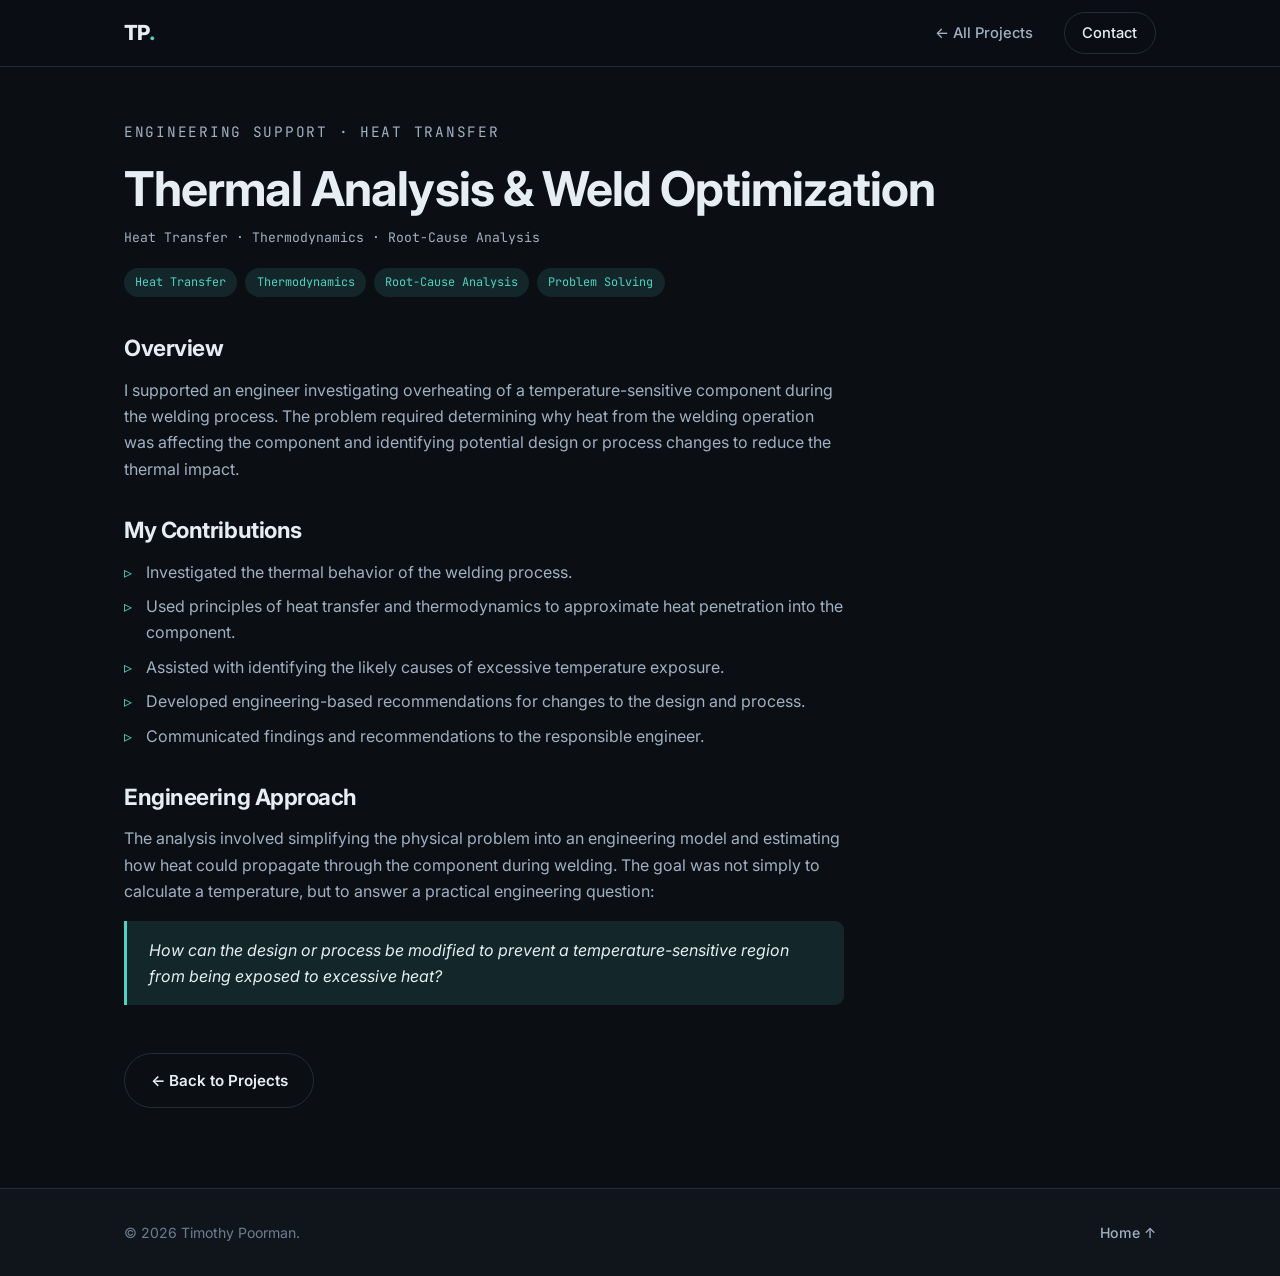
<file: projects/thermal-weld-analysis.html>
<!DOCTYPE html>
<html lang="en">
<head>
  <meta charset="UTF-8" />
  <meta name="viewport" content="width=device-width, initial-scale=1.0" />
  <title>Thermal Analysis &amp; Weld Optimization — Timothy Poorman</title>
  <link rel="preconnect" href="https://fonts.googleapis.com" />
  <link rel="preconnect" href="https://fonts.gstatic.com" crossorigin />
  <link href="https://fonts.googleapis.com/css2?family=Inter:wght@400;500;600;700;800&family=JetBrains+Mono:wght@400;500&display=swap" rel="stylesheet" />
  <link rel="stylesheet" href="../assets/css/style.css" />
</head>
<body>
  <header class="nav is-scrolled" id="nav">
    <div class="nav__inner container">
      <a href="../index.html" class="nav__brand">TP<span class="nav__brand-dot">.</span></a>
      <nav class="nav__links">
        <a href="../index.html#projects">← All Projects</a>
        <a href="../index.html#contact" class="nav__cta">Contact</a>
      </nav>
    </div>
  </header>

  <article class="project-page">
    <div class="container">
      <p class="hero__eyebrow">Engineering Support · Heat Transfer</p>
      <h1 class="project-page__title">Thermal Analysis &amp; Weld Optimization</h1>
      <p class="project__meta">Heat Transfer · Thermodynamics · Root-Cause Analysis</p>

      <div class="project__tags">
        <span>Heat Transfer</span><span>Thermodynamics</span><span>Root-Cause Analysis</span><span>Problem Solving</span>
      </div>

      <h2>Overview</h2>
      <p>I supported an engineer investigating overheating of a temperature-sensitive component during the welding process. The problem required determining why heat from the welding operation was affecting the component and identifying potential design or process changes to reduce the thermal impact.</p>

      <h2>My Contributions</h2>
      <ul class="doc-list">
        <li>Investigated the thermal behavior of the welding process.</li>
        <li>Used principles of heat transfer and thermodynamics to approximate heat penetration into the component.</li>
        <li>Assisted with identifying the likely causes of excessive temperature exposure.</li>
        <li>Developed engineering-based recommendations for changes to the design and process.</li>
        <li>Communicated findings and recommendations to the responsible engineer.</li>
      </ul>

      <h2>Engineering Approach</h2>
      <p>The analysis involved simplifying the physical problem into an engineering model and estimating how heat could propagate through the component during welding. The goal was not simply to calculate a temperature, but to answer a practical engineering question:</p>
      <blockquote class="doc-quote">How can the design or process be modified to prevent a temperature-sensitive region from being exposed to excessive heat?</blockquote>

      <a href="../index.html#projects" class="btn btn--ghost" style="margin-top:2rem;">← Back to Projects</a>
    </div>
  </article>

  <footer class="footer">
    <div class="container footer__inner">
      <p>© <span class="year"></span> Timothy Poorman.</p>
      <a href="../index.html#top" class="footer__top">Home ↑</a>
    </div>
  </footer>
  <script>document.querySelectorAll('.year').forEach(e=>e.textContent=new Date().getFullYear());</script>
</body>
</html>
</file>
<file: assets/css/style.css>
/* ============================================================
   Timothy Poorman — Portfolio
   Dark-mode, single-page design
   ============================================================ */

/* ---------- Design tokens ---------- */
:root {
  --bg:            #0b0f14;
  --bg-alt:        #10151c;
  --surface:       #151b24;
  --surface-hi:    #1c2430;
  --border:        #232c39;
  --text:          #e6edf3;
  --text-muted:    #9fb0c3;
  --text-dim:      #6b7d92;
  --accent:        #4fd1c5;   /* teal */
  --accent-2:      #63b3ed;   /* blue */
  --accent-soft:   rgba(79, 209, 197, 0.12);
  --shadow:        0 12px 40px rgba(0, 0, 0, 0.45);
  --radius:        14px;
  --radius-sm:     9px;
  --maxw:          1080px;
  --font:          'Inter', system-ui, -apple-system, Segoe UI, Roboto, sans-serif;
  --mono:          'JetBrains Mono', ui-monospace, SFMono-Regular, Menlo, monospace;
}

/* ---------- Reset ---------- */
*, *::before, *::after { box-sizing: border-box; }
html { scroll-behavior: smooth; scroll-padding-top: 80px; }
body {
  margin: 0;
  font-family: var(--font);
  background: var(--bg);
  color: var(--text);
  line-height: 1.65;
  -webkit-font-smoothing: antialiased;
  text-rendering: optimizeLegibility;
  overflow-x: hidden;
}
h1, h2, h3, h4 { line-height: 1.2; margin: 0; font-weight: 700; letter-spacing: -0.02em; overflow-wrap: break-word; }
p { margin: 0 0 1rem; }
a { color: inherit; text-decoration: none; }
ul { margin: 0; padding: 0; list-style: none; }
strong { color: var(--text); font-weight: 600; }

.container { width: 100%; max-width: var(--maxw); margin: 0 auto; padding: 0 24px; }

/* ---------- Buttons ---------- */
.btn {
  display: inline-flex; align-items: center; justify-content: center;
  padding: 0.85rem 1.6rem; border-radius: 999px; font-weight: 600;
  font-size: 0.95rem; transition: transform .18s ease, box-shadow .18s ease, background .18s ease, border-color .18s ease;
  border: 1px solid transparent; cursor: pointer;
}
.btn--primary { background: var(--accent); color: #06231f; }
.btn--primary:hover { transform: translateY(-2px); box-shadow: 0 10px 26px rgba(79, 209, 197, .35); }
.btn--ghost { border-color: var(--border); color: var(--text); }
.btn--ghost:hover { border-color: var(--accent); color: var(--accent); transform: translateY(-2px); }

/* ============================================================
   Navigation
   ============================================================ */
.nav {
  position: fixed; top: 0; left: 0; right: 0; z-index: 100;
  background: rgba(11, 15, 20, 0.72);
  backdrop-filter: blur(12px); -webkit-backdrop-filter: blur(12px);
  border-bottom: 1px solid transparent;
  transition: border-color .3s ease, background .3s ease;
}
.nav.is-scrolled { border-bottom-color: var(--border); background: rgba(11, 15, 20, 0.9); }
.nav__inner { display: flex; align-items: center; justify-content: space-between; height: 66px; }
.nav__brand { font-weight: 800; font-size: 1.3rem; letter-spacing: -0.03em; }
.nav__brand-dot { color: var(--accent); }
.nav__links { display: flex; align-items: center; gap: 1.9rem; }
.nav__links a { font-size: 0.92rem; color: var(--text-muted); font-weight: 500; transition: color .18s ease; position: relative; }
.nav__links a:hover, .nav__links a.is-active { color: var(--text); }
.nav__links a.is-active::after {
  content: ''; position: absolute; left: 0; right: 0; bottom: -6px; height: 2px;
  background: var(--accent); border-radius: 2px;
}
.nav__cta {
  padding: 0.5rem 1.1rem; border: 1px solid var(--border); border-radius: 999px;
  color: var(--text) !important;
}
.nav__cta:hover { border-color: var(--accent); color: var(--accent) !important; }
.nav__cta.is-active::after { display: none; }

.nav__toggle { display: none; flex-direction: column; gap: 5px; background: none; border: 0; cursor: pointer; padding: 6px; }
.nav__toggle span { width: 24px; height: 2px; background: var(--text); border-radius: 2px; transition: transform .25s ease, opacity .25s ease; }
.nav__toggle.is-open span:nth-child(1) { transform: translateY(7px) rotate(45deg); }
.nav__toggle.is-open span:nth-child(2) { opacity: 0; }
.nav__toggle.is-open span:nth-child(3) { transform: translateY(-7px) rotate(-45deg); }

/* ============================================================
   Hero
   ============================================================ */
.hero {
  position: relative; min-height: 100vh; display: flex; align-items: center;
  overflow: hidden; padding: 90px 0 60px;
}
.hero__bg {
  position: absolute; inset: 0; z-index: 0;
  background:
    radial-gradient(60% 55% at 78% 18%, rgba(79, 209, 197, 0.14), transparent 60%),
    radial-gradient(55% 55% at 12% 82%, rgba(99, 179, 237, 0.12), transparent 60%);
}
.hero__bg::after {
  content: ''; position: absolute; inset: 0;
  background-image:
    linear-gradient(var(--border) 1px, transparent 1px),
    linear-gradient(90deg, var(--border) 1px, transparent 1px);
  background-size: 46px 46px; opacity: 0.15;
  mask-image: radial-gradient(circle at 50% 45%, black, transparent 78%);
  -webkit-mask-image: radial-gradient(circle at 50% 45%, black, transparent 78%);
}
.hero__inner { position: relative; z-index: 1; max-width: 800px; }
.hero__eyebrow {
  font-family: var(--mono); color: var(--accent); font-size: 0.9rem;
  letter-spacing: 0.12em; text-transform: uppercase; margin-bottom: 1rem;
}
.hero__title {
  font-size: clamp(2.3rem, 11vw, 5rem); font-weight: 800; margin-bottom: 1rem;
  overflow-wrap: break-word; word-break: break-word; hyphens: auto;
}
.hero__subtitle { font-size: clamp(1rem, 2.4vw, 1.35rem); color: var(--text-muted); font-weight: 500; margin-bottom: 1.4rem; }
.hero__lead { font-size: 1.08rem; color: var(--text-muted); max-width: 620px; margin-bottom: 2.2rem; }
.hero__actions { display: flex; flex-wrap: wrap; gap: 1rem; margin-bottom: 2.4rem; }
.hero__links { display: flex; align-items: center; gap: 1rem; font-family: var(--mono); font-size: 0.92rem; }
.hero__links a { color: var(--text-muted); transition: color .18s ease; }
.hero__links a:hover { color: var(--accent); }
.hero__links-sep { color: var(--text-dim); }

.hero__scroll {
  position: absolute; bottom: 28px; left: 50%; transform: translateX(-50%);
  width: 26px; height: 42px; border: 2px solid var(--border); border-radius: 14px; z-index: 1;
}
.hero__scroll span {
  position: absolute; top: 8px; left: 50%; transform: translateX(-50%);
  width: 4px; height: 8px; background: var(--accent); border-radius: 2px;
  animation: scrolldot 1.6s ease infinite;
}
@keyframes scrolldot { 0% { opacity: 0; top: 8px; } 40% { opacity: 1; } 80% { opacity: 0; top: 22px; } 100% { opacity: 0; } }

/* ============================================================
   Sections
   ============================================================ */
.section { padding: 96px 0; }
.section--alt { background: var(--bg-alt); }
.section__head { display: flex; align-items: baseline; gap: 1rem; margin-bottom: 1.6rem; }
.section__index { font-family: var(--mono); color: var(--accent); font-size: 1rem; font-weight: 500; }
.section__title { font-size: clamp(1.7rem, 4vw, 2.4rem); }
.section__intro { color: var(--text-muted); max-width: 640px; margin-bottom: 2.6rem; font-size: 1.05rem; }

/* ---------- About ---------- */
.about { display: grid; grid-template-columns: 1.7fr 1fr; gap: 2.5rem; align-items: start; }
.about__body p { color: var(--text-muted); }
.about__card {
  background: var(--surface); border: 1px solid var(--border); border-radius: var(--radius);
  padding: 1.6rem; box-shadow: var(--shadow);
}
.about__card h3 { font-size: 1.05rem; margin-bottom: 1rem; color: var(--accent); }
.about__card ul li { display: flex; flex-direction: column; padding: 0.7rem 0; border-bottom: 1px solid var(--border); }
.about__card ul li:last-child { border-bottom: 0; }
.about__card ul li span { font-family: var(--mono); font-size: 0.75rem; text-transform: uppercase; letter-spacing: 0.08em; color: var(--text-dim); margin-bottom: 2px; }

/* ---------- Projects ---------- */
.projects { display: grid; gap: 1.4rem; }
.project {
  display: grid; grid-template-columns: auto 1fr; gap: 1.6rem;
  background: var(--surface); border: 1px solid var(--border); border-radius: var(--radius);
  padding: 1.8rem; transition: transform .2s ease, border-color .2s ease, box-shadow .2s ease;
}
.project:hover { transform: translateY(-4px); border-color: var(--accent); box-shadow: var(--shadow); }
.project__num { font-family: var(--mono); font-size: 1.6rem; font-weight: 500; color: var(--accent); opacity: 0.6; }
.project__title { font-size: 1.3rem; margin-bottom: 0.4rem; }
.project__meta { font-family: var(--mono); font-size: 0.82rem; color: var(--text-dim); margin-bottom: 0.9rem; }
.project__desc { color: var(--text-muted); margin-bottom: 1.1rem; }
.project__tags { display: flex; flex-wrap: wrap; gap: 0.5rem; margin-bottom: 1.1rem; }
.project__tags span {
  font-family: var(--mono); font-size: 0.74rem; padding: 0.3rem 0.7rem;
  background: var(--accent-soft); color: var(--accent); border-radius: 999px;
}
.project__link { font-weight: 600; color: var(--accent); font-size: 0.92rem; transition: gap .2s ease; }
.project__link:hover { color: var(--accent-2); }

/* ---------- Process ---------- */
.process { display: grid; grid-template-columns: repeat(4, 1fr); gap: 1.1rem; }
.process__step {
  background: var(--surface); border: 1px solid var(--border); border-radius: var(--radius-sm);
  padding: 1.4rem; transition: border-color .2s ease, transform .2s ease;
}
.process__step:hover { border-color: var(--accent); transform: translateY(-3px); }
.process__num { font-family: var(--mono); color: var(--accent); font-size: 0.85rem; }
.process__step h3 { font-size: 1.1rem; margin: 0.5rem 0 0.5rem; }
.process__step p { color: var(--text-muted); font-size: 0.9rem; margin: 0; }

/* ---------- Skills ---------- */
.skills { display: grid; grid-template-columns: repeat(2, 1fr); gap: 1.4rem; }
.skills__group {
  background: var(--surface); border: 1px solid var(--border); border-radius: var(--radius);
  padding: 1.6rem;
}
.skills__group h3 { font-size: 1.05rem; color: var(--accent); margin-bottom: 1rem; }
.skills__group ul { display: flex; flex-wrap: wrap; gap: 0.5rem; }
.skills__group li {
  font-size: 0.86rem; background: var(--surface-hi);
  border: 1px solid var(--border); border-radius: 999px; color: var(--text-muted);
}
.skills__group li:has(.skill) { padding: 0; background: transparent; border: 0; }
.skills__group li .skill {
  display: block; padding: 0.4rem 0.8rem; border-radius: 999px; color: inherit;
  background: var(--surface-hi); border: 1px solid var(--border); cursor: pointer;
  transition: color .18s ease, background .18s ease, border-color .18s ease;
}
.skills__group li .skill::after { content: ' ↗'; opacity: 0; transition: opacity .18s ease; font-size: 0.75em; }
.skills__group li .skill:hover {
  color: var(--accent); border-color: var(--accent); background: var(--accent-soft);
}
.skills__group li .skill:hover::after { opacity: 0.7; }
.skills__group li .skill:focus-visible { outline: 2px solid var(--accent); outline-offset: 2px; }

/* Highlighted tag pulse (triggered when arriving from a skill link) */
.project__tags span.tag-highlight {
  animation: tagPulse 2s ease;
  background: var(--accent); color: #06231f;
}
@keyframes tagPulse {
  0%   { box-shadow: 0 0 0 0 rgba(79, 209, 197, 0.7); transform: scale(1); }
  15%  { transform: scale(1.12); }
  50%  { box-shadow: 0 0 0 10px rgba(79, 209, 197, 0); }
  100% { box-shadow: 0 0 0 0 rgba(79, 209, 197, 0); transform: scale(1); }
}
/* Brief glow on the target card/item */
.highlight-target { animation: cardGlow 2s ease; }
@keyframes cardGlow {
  0%, 100% { box-shadow: none; }
  20%, 60% { box-shadow: 0 0 0 2px var(--accent), var(--shadow); }
}

/* ---------- Timeline (Experience) ---------- */
.timeline { position: relative; padding-left: 28px; }
.timeline::before { content: ''; position: absolute; left: 6px; top: 6px; bottom: 6px; width: 2px; background: var(--border); }
.timeline__item { position: relative; margin-bottom: 2.4rem; }
.timeline__item:last-child { margin-bottom: 0; }
.timeline__marker { position: absolute; left: -28px; top: 6px; width: 14px; height: 14px; border-radius: 50%; background: var(--accent); box-shadow: 0 0 0 4px var(--bg-alt); }
.timeline__content h3 { font-size: 1.2rem; }
.timeline__meta { font-family: var(--mono); font-size: 0.82rem; color: var(--text-dim); margin-bottom: 0.8rem; }
.timeline__content p { color: var(--text-muted); }
.timeline__content ul { margin: 0.6rem 0 1rem; }
.timeline__content ul li { position: relative; padding-left: 1.2rem; color: var(--text-muted); margin-bottom: 0.35rem; }
.timeline__content ul li::before { content: '▹'; position: absolute; left: 0; color: var(--accent); }

/* ---------- Education ---------- */
.education__degree h3 { font-size: 1.3rem; margin-bottom: 0.3rem; }
.education__course { margin-top: 1.8rem; }
.education__course h4 { font-size: 1rem; color: var(--text-muted); margin-bottom: 1rem; }

/* ---------- Contact ---------- */
.section--contact { text-align: center; }
.section--contact .section__head { justify-content: center; }
.section--contact .section__intro { margin-left: auto; margin-right: auto; }
.contact { display: grid; grid-template-columns: repeat(4, 1fr); gap: 1rem; }
.contact__card {
  display: flex; flex-direction: column; gap: 0.4rem; padding: 1.6rem 1.2rem;
  background: var(--surface); border: 1px solid var(--border); border-radius: var(--radius);
  transition: transform .2s ease, border-color .2s ease, box-shadow .2s ease;
}
.contact__card:hover { transform: translateY(-4px); border-color: var(--accent); box-shadow: var(--shadow); }
.contact__label { font-family: var(--mono); font-size: 0.75rem; text-transform: uppercase; letter-spacing: 0.1em; color: var(--text-dim); }
.contact__value { font-weight: 600; color: var(--text); }

/* ---------- Footer ---------- */
.footer { border-top: 1px solid var(--border); padding: 2rem 0; background: var(--bg-alt); }
.footer__inner { display: flex; align-items: center; justify-content: space-between; flex-wrap: wrap; gap: 1rem; }
.footer p { margin: 0; color: var(--text-dim); font-size: 0.88rem; }
.footer__top { color: var(--text-muted); font-size: 0.88rem; font-weight: 500; }
.footer__top:hover { color: var(--accent); }

/* ---------- Project detail pages ---------- */
.project-page { padding: 120px 0 80px; }
.project-page__title { font-size: clamp(2rem, 5vw, 3rem); margin: 0.6rem 0 0.6rem; }
.project-page .project__tags { margin: 1.2rem 0 2.4rem; }
.project-page h2 { font-size: 1.4rem; margin: 2.2rem 0 0.9rem; color: var(--text); }
.project-page p { color: var(--text-muted); max-width: 720px; }
.doc-list { max-width: 720px; margin: 0 0 1rem; }
.doc-list li { position: relative; padding-left: 1.4rem; color: var(--text-muted); margin-bottom: 0.5rem; }
.doc-list li::before { content: '▹'; position: absolute; left: 0; color: var(--accent); }
.formula {
  font-family: var(--mono); background: var(--surface); border: 1px solid var(--border);
  border-left: 3px solid var(--accent); border-radius: var(--radius-sm);
  padding: 1rem 1.2rem; color: var(--text); overflow-x: auto; font-size: 0.95rem;
  max-width: 720px;
}
.doc-quote {
  margin: 1rem 0; padding: 1rem 1.4rem; border-left: 3px solid var(--accent);
  background: var(--accent-soft); border-radius: 0 var(--radius-sm) var(--radius-sm) 0;
  color: var(--text); font-style: italic; max-width: 720px;
}

/* Process/workflow flow chips */
.flow {
  list-style: none; margin: 1rem 0 1.4rem; padding: 0;
  display: flex; flex-wrap: wrap; align-items: stretch; gap: 0.7rem;
  counter-reset: none;
}
.flow__step {
  position: relative; display: flex; flex-direction: column; gap: 0.25rem;
  padding: 0.9rem 1.1rem; min-width: 140px; flex: 1 1 auto;
  background: var(--surface); border: 1px solid var(--border);
  border-radius: var(--radius-sm); color: var(--text); font-weight: 600;
  transition: border-color .2s ease, transform .2s ease;
}
.flow__step:hover { border-color: var(--accent); transform: translateY(-2px); }
.flow__num {
  font-family: var(--mono); font-size: 0.72rem; letter-spacing: 0.08em;
  color: var(--accent); font-weight: 500;
}
/* Connector arrow between steps */
.flow__step:not(:last-child)::after {
  content: '→'; position: absolute; right: -0.7rem; top: 50%;
  transform: translate(50%, -50%); color: var(--text-dim);
  font-size: 1rem; z-index: 1; pointer-events: none;
}
@media (max-width: 620px) {
  .flow { flex-direction: column; gap: 1.4rem; }
  .flow__step { min-width: 0; }
  .flow__step:not(:last-child)::after {
    content: '↓'; right: 50%; top: auto; bottom: -1.1rem;
    transform: translate(50%, 0);
  }
}

/* Iterative loop variant */
.flow-loop {
  border: 1px dashed var(--border); border-radius: var(--radius);
  padding: 1.4rem 1.4rem 1.1rem; margin: 1rem 0 1.4rem; max-width: 760px;
  background: linear-gradient(180deg, rgba(79,209,197,0.04), transparent);
}
.flow-loop .flow { margin: 0; }
.flow-loop__label {
  display: flex; align-items: center; gap: 0.5rem; margin: 1.1rem 0 0;
  font-family: var(--mono); font-size: 0.82rem; color: var(--accent);
  letter-spacing: 0.02em;
}
.flow-loop__icon {
  display: inline-flex; align-items: center; justify-content: center;
  width: 1.6rem; height: 1.6rem; border-radius: 50%;
  border: 1px solid var(--accent); font-size: 1rem;
  animation: spinLoop 6s linear infinite;
}
@keyframes spinLoop { to { transform: rotate(360deg); } }
@media (prefers-reduced-motion: reduce) {
  .flow-loop__icon { animation: none; }
}

/* Showcase title inside a timeline entry */
.timeline__showcase-title {
  font-size: 1rem; color: var(--accent); margin: 1.6rem 0 0.2rem;
}

/* ---------- Image gallery ---------- */
.gallery {
  display: grid; grid-template-columns: repeat(auto-fit, minmax(200px, 1fr));
  gap: 1rem; margin: 1.2rem 0 1.4rem; max-width: 900px;
}
.gallery__item {
  position: relative; display: block; padding: 0; border: 1px solid var(--border);
  background: var(--surface); border-radius: var(--radius); overflow: hidden;
  cursor: zoom-in; aspect-ratio: 4 / 3;
  transition: border-color .2s ease, transform .2s ease, box-shadow .2s ease;
}
.gallery__item:hover { border-color: var(--accent); transform: translateY(-3px); box-shadow: var(--shadow); }
.gallery__item img {
  width: 100%; height: 100%; object-fit: cover; display: block;
  transition: transform .35s ease; background: var(--surface-hi);
}
.gallery__item:hover img { transform: scale(1.05); }
.gallery__item figcaption {
  position: absolute; left: 0; right: 0; bottom: 0;
  padding: 0.7rem 0.9rem 0.6rem;
  font-size: 0.78rem; color: var(--text);
  background: linear-gradient(to top, rgba(11,15,20,0.9), transparent);
}

/* Lightbox */
.lightbox {
  position: fixed; inset: 0; z-index: 200; display: none;
  align-items: center; justify-content: center; padding: 4vh 4vw;
  background: rgba(6, 9, 13, 0.92); backdrop-filter: blur(4px);
}
.lightbox.is-open { display: flex; }
.lightbox img {
  max-width: 100%; max-height: 92vh; border-radius: var(--radius-sm);
  box-shadow: var(--shadow); object-fit: contain;
}
.lightbox__close {
  position: absolute; top: 18px; right: 22px; width: 44px; height: 44px;
  border: 1px solid var(--border); background: var(--surface); color: var(--text);
  border-radius: 50%; font-size: 1.4rem; line-height: 1; cursor: pointer;
  display: flex; align-items: center; justify-content: center;
  transition: border-color .2s ease, color .2s ease;
}
.lightbox__close:hover { border-color: var(--accent); color: var(--accent); }
.lightbox__nav {
  position: absolute; top: 50%; transform: translateY(-50%);
  width: 48px; height: 48px; border: 1px solid var(--border); background: var(--surface);
  color: var(--text); border-radius: 50%; font-size: 1.5rem; cursor: pointer;
  display: flex; align-items: center; justify-content: center;
  transition: border-color .2s ease, color .2s ease;
}
.lightbox__nav:hover { border-color: var(--accent); color: var(--accent); }
.lightbox__nav--prev { left: 2vw; }
.lightbox__nav--next { right: 2vw; }
@media (max-width: 560px) {
  .lightbox__nav { width: 40px; height: 40px; }
  .lightbox__nav--prev { left: 8px; }
  .lightbox__nav--next { right: 8px; }
}

/* ---------- Reveal on scroll ---------- */
.reveal { opacity: 0; transform: translateY(24px); transition: opacity .6s ease, transform .6s ease; }
.reveal.is-visible { opacity: 1; transform: none; }

/* ============================================================
   Responsive
   ============================================================ */
@media (max-width: 860px) {
  .about { grid-template-columns: 1fr; }
  .process { grid-template-columns: repeat(2, 1fr); }
  .contact { grid-template-columns: repeat(2, 1fr); }
}
@media (max-width: 720px) {
  .nav__toggle { display: flex; }
  .nav__links {
    position: fixed; top: 66px; right: 0; left: 0;
    flex-direction: column; align-items: flex-start; gap: 0;
    background: var(--bg-alt); border-bottom: 1px solid var(--border);
    padding: 0.5rem 24px 1.2rem; transform: translateY(-120%);
    transition: transform .3s ease; box-shadow: var(--shadow);
  }
  .nav__links.is-open { transform: translateY(0); }
  .nav__links a { width: 100%; padding: 0.8rem 0; border-bottom: 1px solid var(--border); }
  .nav__links a:last-child { border-bottom: 0; }
  .nav__cta { margin-top: 0.6rem; }
  .skills { grid-template-columns: 1fr; }
  .project { grid-template-columns: 1fr; gap: 0.6rem; }
  .section { padding: 72px 0; }

  /* Hero */
  .hero { padding: 96px 0 72px; min-height: auto; }
  .hero__lead { font-size: 1rem; }
  .hero__actions { gap: 0.7rem; }
  .btn { width: 100%; }
  .hero__actions .btn { flex: 1 1 100%; }

  /* Project detail pages */
  .project-page { padding: 100px 0 64px; }
  .formula { font-size: 0.82rem; padding: 0.9rem 1rem; }
}
@media (max-width: 480px) {
  .container { padding: 0 18px; }
  .process { grid-template-columns: 1fr; }
  .contact { grid-template-columns: 1fr; }

  /* Section headers wrap the index above the title cleanly */
  .section__head { flex-wrap: wrap; gap: 0.35rem 0.75rem; }

  /* Hero links can wrap on very small screens */
  .hero__links { flex-wrap: wrap; row-gap: 0.4rem; }

  /* Project cards: keep the number inline and compact */
  .project { padding: 1.4rem; }
  .project__num { font-size: 1.2rem; }
  .project__title { font-size: 1.15rem; }

  /* Timeline breathing room */
  .timeline { padding-left: 22px; }
  .timeline__marker { left: -22px; }

  /* About card + contact cards a touch tighter */
  .about__card, .skills__group { padding: 1.3rem; }
  .flow-loop { padding: 1.1rem; }
}

/* ---------- Reduced motion ---------- */
@media (prefers-reduced-motion: reduce) {
  html { scroll-behavior: auto; }
  *, *::before, *::after { animation-duration: .001ms !important; transition-duration: .001ms !important; }
  .reveal { opacity: 1; transform: none; }
}
</file>
